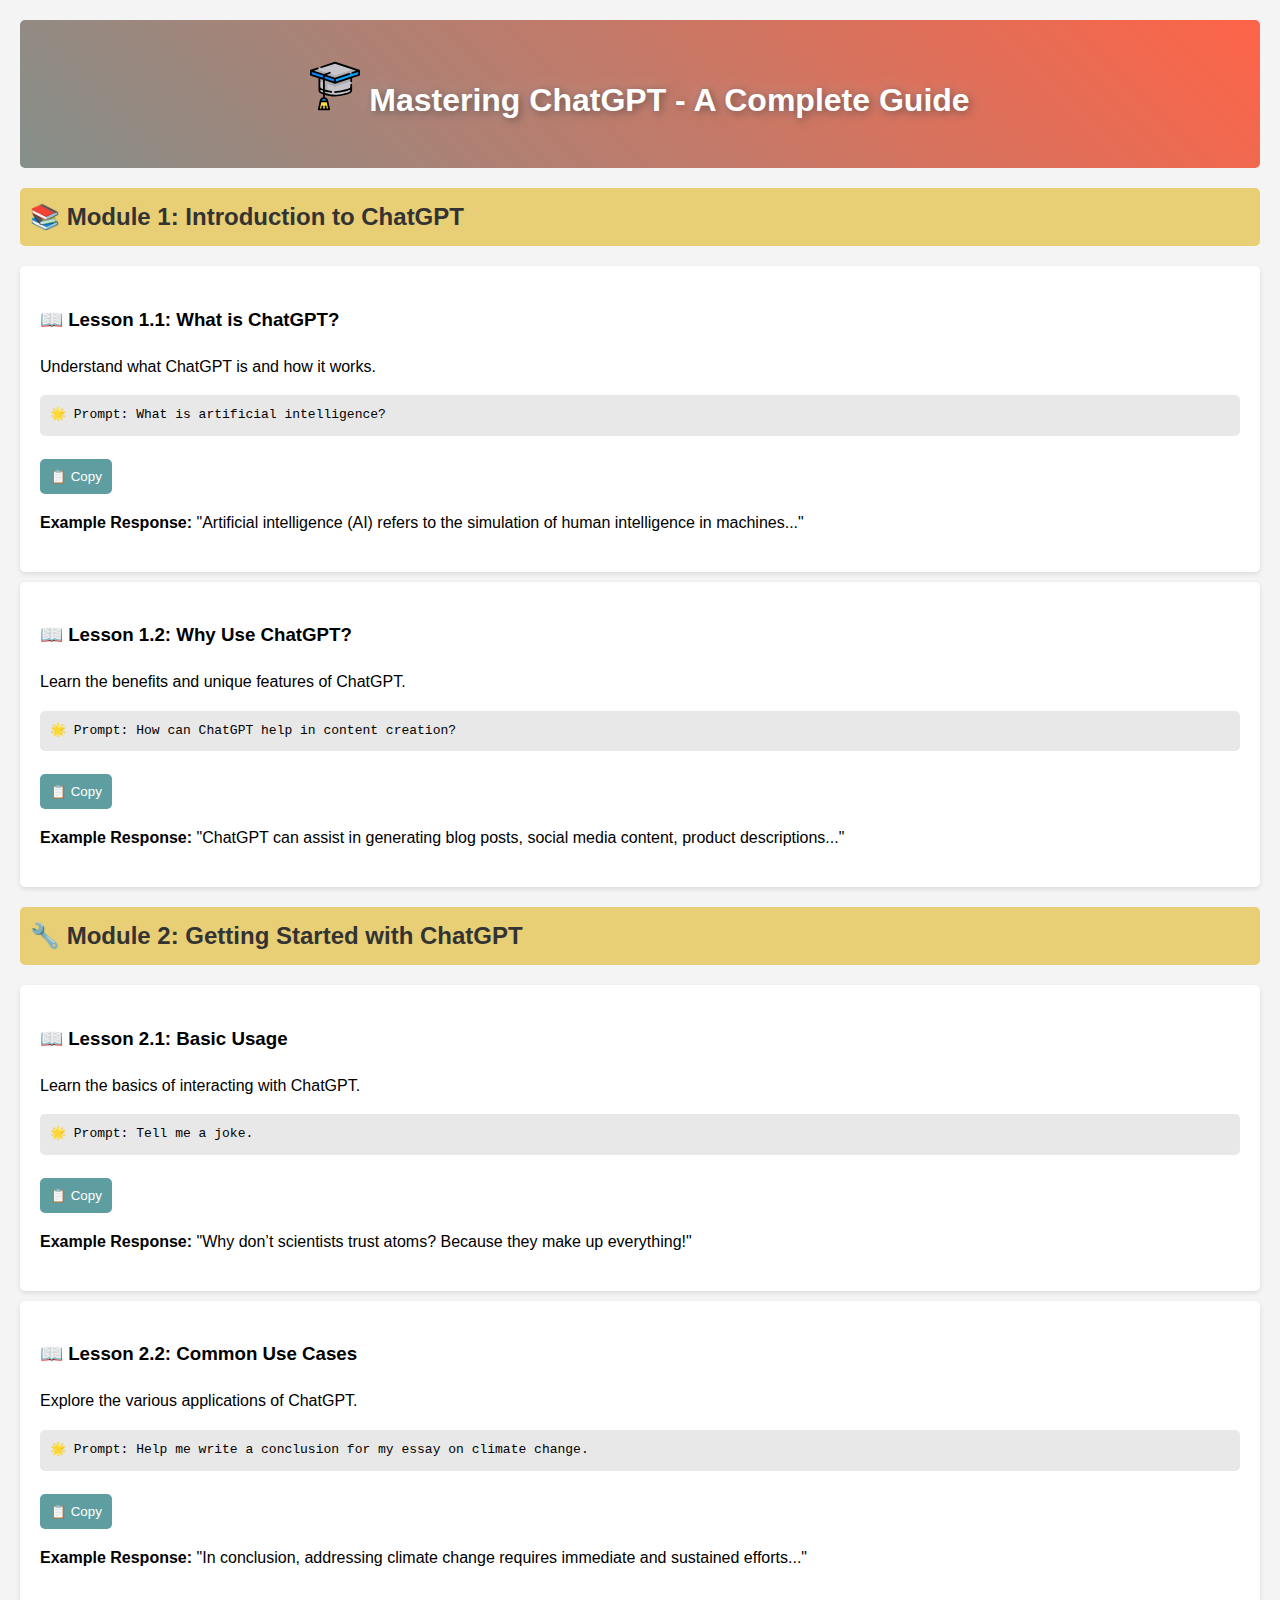
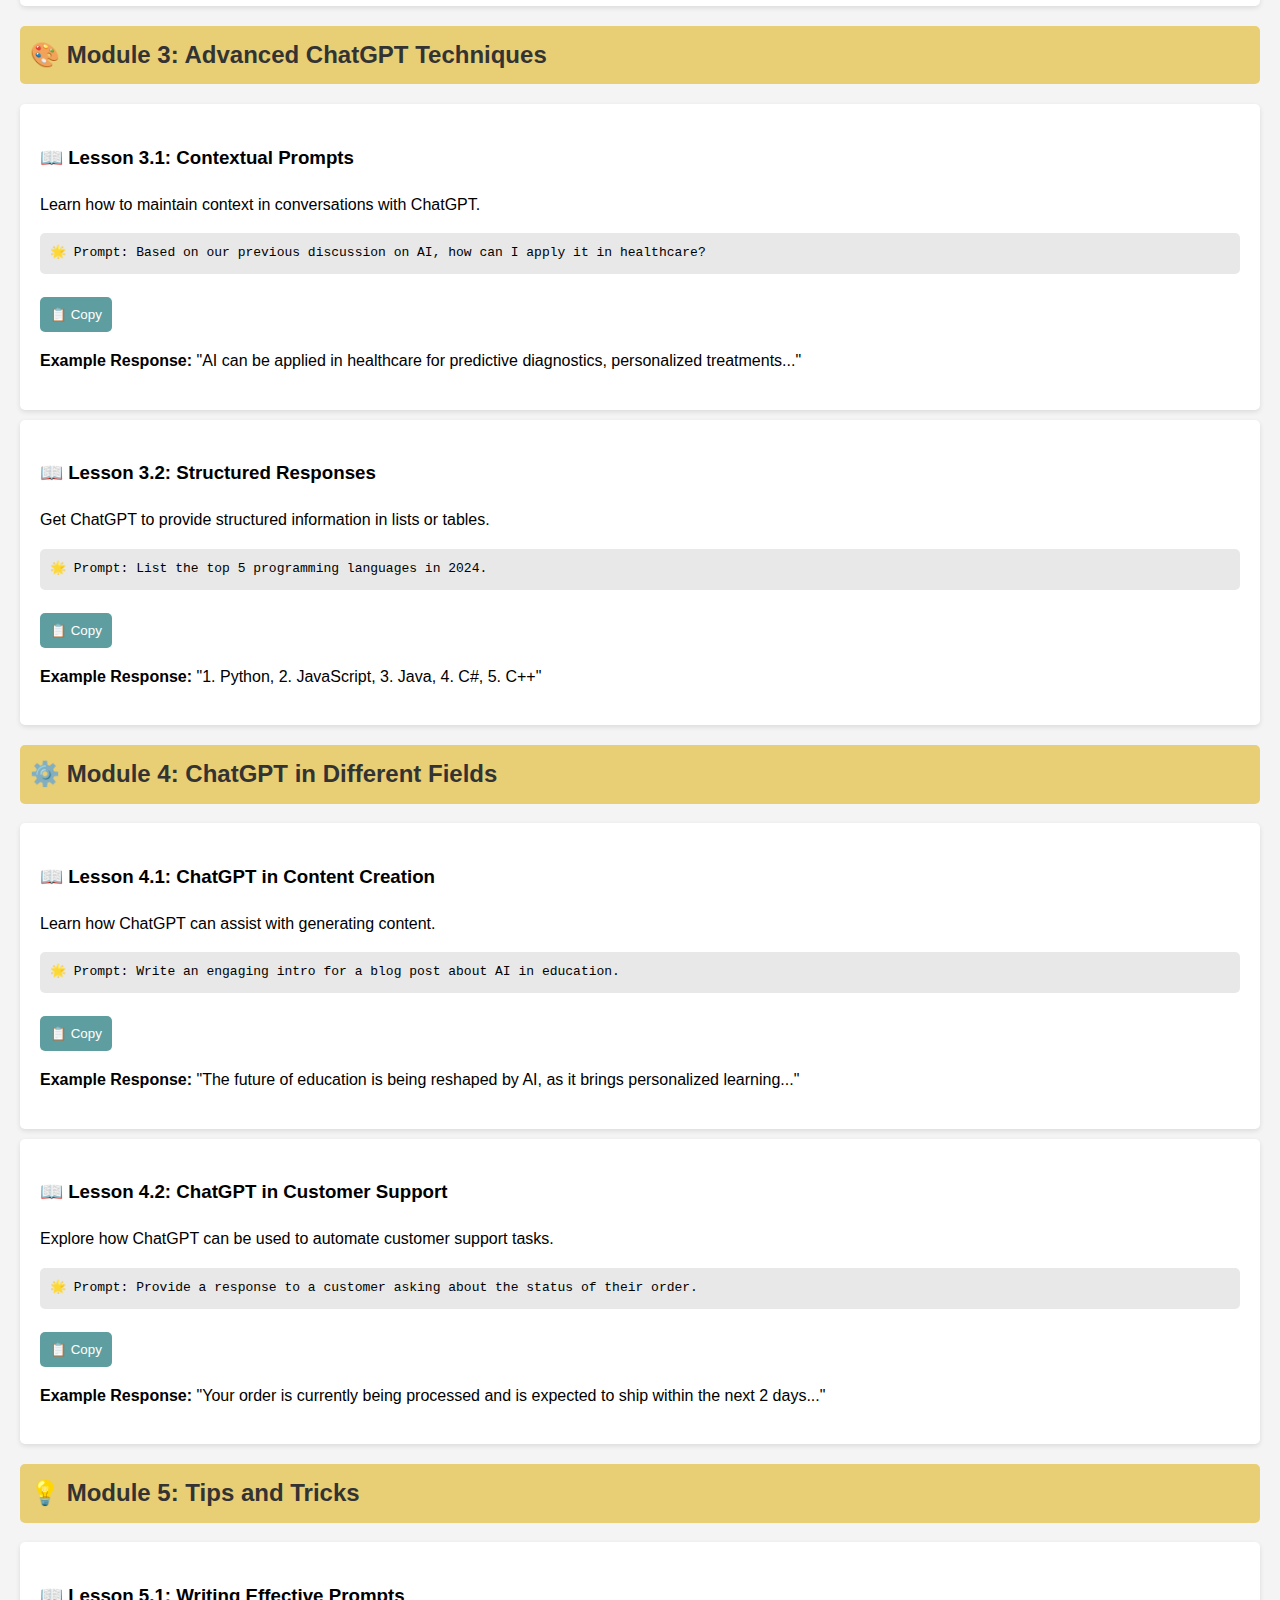
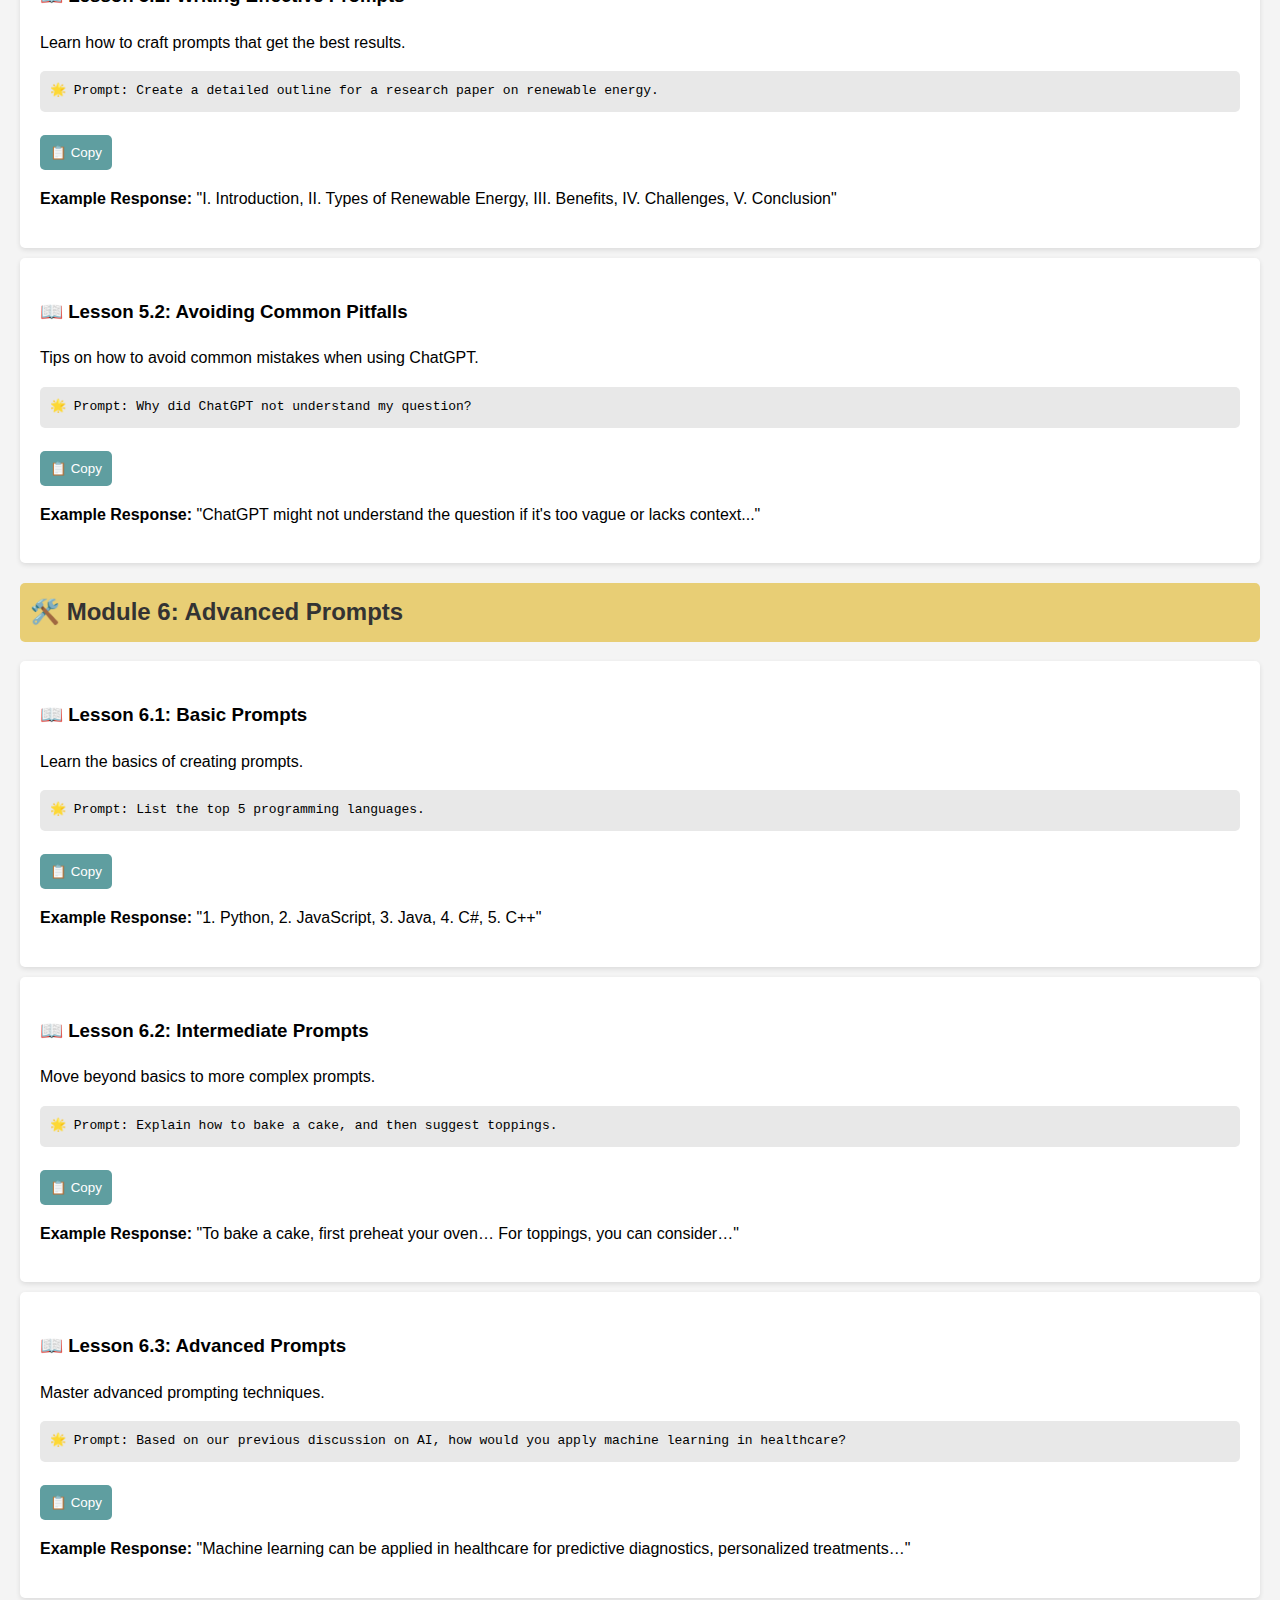
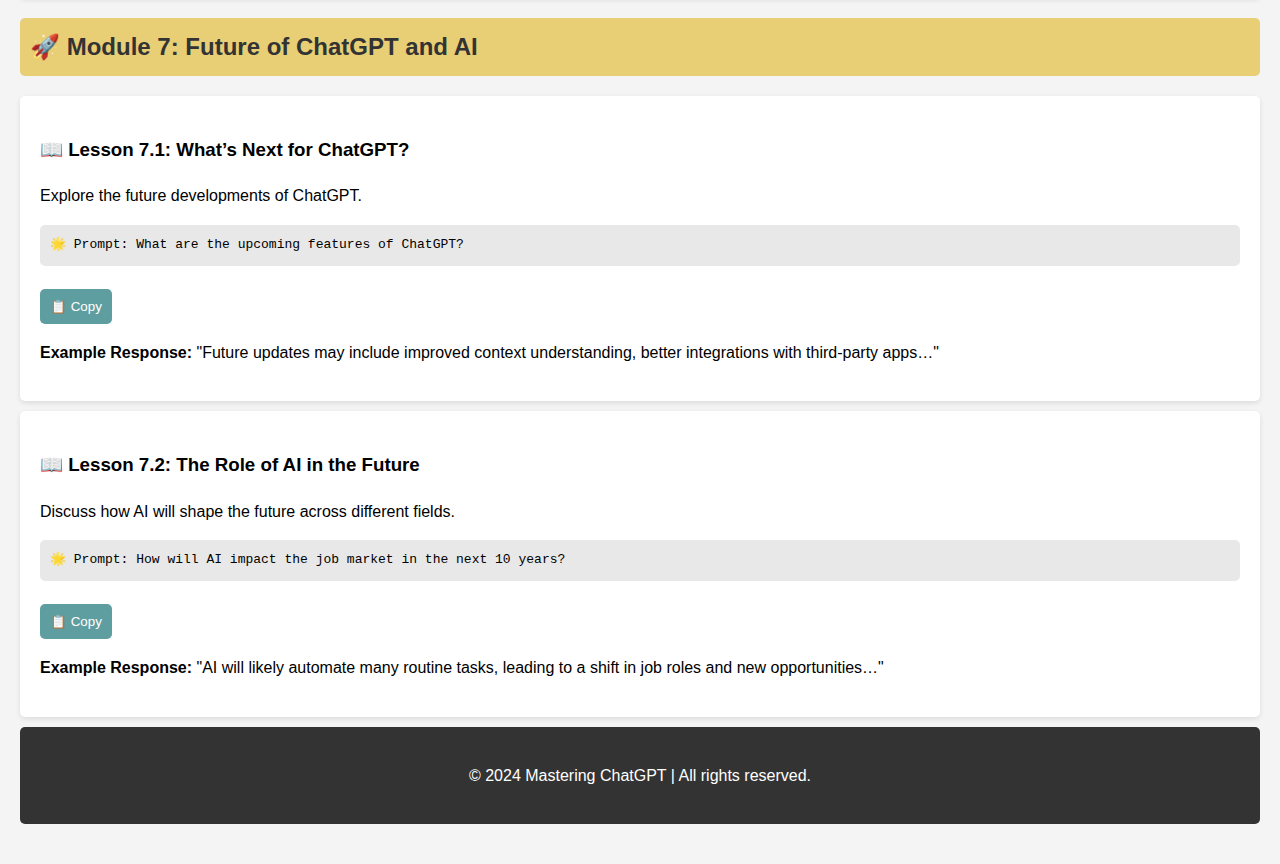
<file: CHAT-GPT/Index.html>
<!DOCTYPE html>
<html lang="en">
<head>
    <meta charset="UTF-8">
    <meta name="viewport" content="width=device-width, initial-scale=1.0">
    <title>🎓 Mastering ChatGPT - Complete Guide</title>
    <style>
  body {
    font-family: Arial, sans-serif;
    line-height: 1.6;
    background-color: #f4f4f4;
    margin: 0;
    padding: 20px;
}

header {
    background: linear-gradient(45deg, #5f9ea0, #ff6347, #1e90ff, #32cd32);
    background-size: 400% 400%;
    animation: gradientAnimation 10s ease infinite;
    color: #fff;
    padding: 20px;
    text-align: center;
    border-radius: 5px;
    text-shadow: 2px 2px 10px rgba(0, 0, 0, 0.5), 0 0 15px rgba(255, 255, 255, 0.37);
}

@keyframes gradientAnimation {
    0% {
        background-position: 0% 50%;
    }
    50% {
        background-position: 100% 50%;
    }
    100% {
        background-position: 0% 50%;
    }
}


section {
    margin: 20px 0;
}

h2 {
    color: #333;
    background-color: #e8ce75;
    padding: 10px;
    border-radius: 5px;
}

article {
    background: #fff;
    padding: 20px;
    margin: 10px 0;
    border-radius: 5px;
    box-shadow: 0 2px 5px rgba(0,0,0,0.1);
}

pre {
    background: #e8e8e8;
    padding: 10px;
    border-radius: 5px;
    overflow-x: auto;
}

button {
    background-color: #5f9ea0;
    color: #fff;
    padding: 10px;
    border: none;
    border-radius: 5px;
    cursor: pointer;
    margin-top: 10px;
}

button:hover {
    background-color: #468487;
}

footer {
    text-align: center;
    padding: 20px;
    background-color: #333;
    color: #fff;
    border-radius: 5px;
}

  </style>
</head>
<body>
    <header>
        <h1>
            <svg xmlns="http://www.w3.org/2000/svg" width="50" height="50" viewBox="0 0 512.002 512.002" style="enable-background:new 0 0 512.002 512.002" xml:space="preserve"><path style="fill:#c7c5cc" d="M421.941 168.244v127.931a30.661 30.661 0 0 1-20.099 28.797c-29.812 10.917-88.457 29.262-145.846 29.262-27.422 0-54.415-4.177-78.193-9.748a457.576 457.576 0 0 1-35.245-9.782 467.93 467.93 0 0 1-26.631-9.387c-11.828-4.59-19.651-15.938-19.651-28.626V170.289l159.72 52.833 165.945-54.878z"/><path style="fill:#c7c5cc" d="M256 17.358 9.254 98.973 256 180.588l246.746-81.615z"/><path style="fill:#adacb2" d="m502.746 98.968-246.749 81.625L9.259 98.968 57.745 82.93l198.252 65.586L454.26 82.93z"/><path style="fill:#0087ff" d="M502.746 98.968v42.54l-246.749 81.613L9.259 141.508v-42.54l246.738 81.625z"/><path style="fill:#00a5ff" d="M502.746 98.968v42.54l-246.749 81.613v-42.528z"/><path style="fill:#adacb2" d="M255.997 223.123 96.276 170.29v40.283l46.283 15.31v108.822a457.124 457.124 0 0 0 35.245 9.782V237.54l78.193 25.865 165.944-54.879v-40.283l-165.944 54.88z"/><path style="fill:#00a5ff" d="M107.933 414.266c0-19.465 15.78-35.245 35.245-35.245s35.245 15.78 35.245 35.245h-70.49z"/><path style="fill:#ffdf46" d="M195.615 494.641H90.74l17.193-80.375h70.49z"/><path d="M511.894 97.647c-.505-3.493-3.044-6.444-6.402-7.513L258.906 8.573a9.256 9.256 0 0 0-5.812 0L111.99 55.245a9.253 9.253 0 1 0 5.812 17.569L256 27.104l217.281 71.868-42.253 13.977c-4.851 1.605-7.484 6.839-5.879 11.69a9.256 9.256 0 0 0 8.783 6.35c.962 0 1.942-.152 2.907-.47l56.652-18.739v23.045l-228.24 75.494v-23.045l140.525-46.479c4.851-1.605 7.484-6.84 5.88-11.691-1.606-4.85-6.835-7.479-11.691-5.88L256 170.841l-85.92-28.419 36.219-13.512c4.788-1.787 7.221-7.116 5.435-11.903-1.787-4.791-7.118-7.223-11.903-5.437l-57.816 21.569L38.719 98.973l45.01-14.888c4.851-1.604 7.485-6.839 5.88-11.69-1.605-4.85-6.845-7.487-11.69-5.879L6.51 90.133C2.708 91.344 0 94.965 0 98.973v42.538a9.252 9.252 0 0 0 6.347 8.784l80.676 26.685v119.697c0 16.61 10.031 31.233 25.557 37.253a475.014 475.014 0 0 0 20.66 7.45v29.521c-19.417 4.449-34.022 21.629-34.531 42.257l-17.016 79.55a9.252 9.252 0 0 0 9.049 11.188h32.85l.02.001.026-.001h39.085l.026.001.02-.001h32.851a9.252 9.252 0 0 0 9.049-11.188l-17.016-79.55c-.52-21.111-15.805-38.617-35.903-42.553v-23.428c29.17 8.5 66.296 16.311 104.256 16.311 58.791 0 118.608-18.696 149.033-29.841 15.647-5.73 26.16-20.793 26.16-37.478v-54.972c0-5.111-4.142-9.254-9.254-9.254s-9.254 4.142-9.254 9.254v18.865c0 8.952-5.634 17.031-14.019 20.103-29.273 10.723-86.734 28.712-142.668 28.712-5.111 0-9.254 4.142-9.254 9.254s4.143 9.254 9.254 9.254c58.791 0 118.608-18.696 149.033-29.841a39.406 39.406 0 0 0 7.654-3.81v2.439c0 8.952-5.634 17.031-14.019 20.103-29.273 10.722-86.734 28.712-142.668 28.712-38.185 0-75.694-8.414-104.256-17.104v-16.783c19.16 5.591 41.28 10.731 64.797 13.699a9.46 9.46 0 0 0 1.17.073 9.255 9.255 0 0 0 1.147-18.435c-24.589-3.102-47.618-8.707-67.114-14.648v-93.399l101.35 33.523c.013.004.026.005.04.009.416.135.844.237 1.283.313.087.015.172.027.259.04.434.063.872.106 1.323.106s.89-.043 1.323-.106c.087-.013.173-.024.26-.04a9.27 9.27 0 0 0 1.283-.312c.014-.004.027-.005.041-.01l153.782-50.866v26.222c0 5.111 4.142 9.254 9.254 9.254s9.254-4.142 9.254-9.254v-32.344l74.458-24.628a9.253 9.253 0 0 0 6.347-8.784V98.973a10.148 10.148 0 0 0-.111-1.326zM170.943 485.389l-2.703-22.012c-.623-5.072-5.237-8.682-10.311-8.057-5.072.623-8.68 5.24-8.056 10.312l2.426 19.757h-18.243l2.426-19.757c.624-5.072-2.984-9.689-8.056-10.312-5.069-.615-9.688 2.985-10.312 8.057l-2.703 22.012h-13.229l13.235-61.869h55.524l13.235 61.869h-13.233zm-3.475-80.376h-48.58c3.737-9.777 13.216-16.739 24.29-16.739 11.073 0 20.553 6.961 24.29 16.739zM18.506 111.78l114.732 37.949v23.045l-114.732-37.95V111.78zm114.732 210.041a455.061 455.061 0 0 1-13.969-5.147c-8.347-3.236-13.74-11.085-13.74-19.996v-2.436a40.68 40.68 0 0 0 7.05 3.58c6.08 2.357 13.016 4.9 20.66 7.469v16.53zm0-36.1a459.92 459.92 0 0 1-13.969-5.157c-8.347-3.236-13.74-11.085-13.74-19.996V183.1l27.71 9.166-.001 93.455zm18.506-129.871 95.002 31.423v23.045l-95.002-31.423V155.85z"/></svg>
            Mastering ChatGPT - A Complete Guide
        </h1>
    </header>
    
    
    <section>
        <h2>📚 Module 1: Introduction to ChatGPT</h2>

        <article>
            <h3>📖 Lesson 1.1: What is ChatGPT?</h3>
            <p>Understand what ChatGPT is and how it works.</p>
            <pre><code>🌟 Prompt: What is artificial intelligence?</code></pre>
            <button onclick="copyText('What is artificial intelligence?', event)">📋 Copy</button>
            <p><strong>Example Response:</strong> "Artificial intelligence (AI) refers to the simulation of human intelligence in machines..."</p>
        </article>

        <article>
            <h3>📖 Lesson 1.2: Why Use ChatGPT?</h3>
            <p>Learn the benefits and unique features of ChatGPT.</p>
            <pre><code>🌟 Prompt: How can ChatGPT help in content creation?</code></pre>
            <button onclick="copyText('How can ChatGPT help in content creation?', event)">📋 Copy</button>
            <p><strong>Example Response:</strong> "ChatGPT can assist in generating blog posts, social media content, product descriptions..."</p>
        </article>
    </section>

    <section>
        <h2>🔧 Module 2: Getting Started with ChatGPT</h2>
        <article>
            <h3>📖 Lesson 2.1: Basic Usage</h3>
            <p>Learn the basics of interacting with ChatGPT.</p>
            <pre><code>🌟 Prompt: Tell me a joke.</code></pre>
            <button onclick="copyText('Tell me a joke.', event)">📋 Copy</button>
            <p><strong>Example Response:</strong> "Why don’t scientists trust atoms? Because they make up everything!"</p>
        </article>

        <article>
            <h3>📖 Lesson 2.2: Common Use Cases</h3>
            <p>Explore the various applications of ChatGPT.</p>
            <pre><code>🌟 Prompt: Help me write a conclusion for my essay on climate change.</code></pre>
            <button onclick="copyText('Help me write a conclusion for my essay on climate change.', event)">📋 Copy</button>
            <p><strong>Example Response:</strong> "In conclusion, addressing climate change requires immediate and sustained efforts..."</p>
        </article>
    </section>

    <section>
        <h2>🎨 Module 3: Advanced ChatGPT Techniques</h2>
        <article>
            <h3>📖 Lesson 3.1: Contextual Prompts</h3>
            <p>Learn how to maintain context in conversations with ChatGPT.</p>
            <pre><code>🌟 Prompt: Based on our previous discussion on AI, how can I apply it in healthcare?</code></pre>
            <button onclick="copyText('Based on our previous discussion on AI, how can I apply it in healthcare?', event)">📋 Copy</button>
            <p><strong>Example Response:</strong> "AI can be applied in healthcare for predictive diagnostics, personalized treatments..."</p>
        </article>

        <article>
            <h3>📖 Lesson 3.2: Structured Responses</h3>
            <p>Get ChatGPT to provide structured information in lists or tables.</p>
            <pre><code>🌟 Prompt: List the top 5 programming languages in 2024.</code></pre>
            <button onclick="copyText('List the top 5 programming languages in 2024.', event)">📋 Copy</button>
            <p><strong>Example Response:</strong> "1. Python, 2. JavaScript, 3. Java, 4. C#, 5. C++"</p>
        </article>
    </section>

    <section>
        <h2>⚙️ Module 4: ChatGPT in Different Fields</h2>
        <article>
            <h3>📖 Lesson 4.1: ChatGPT in Content Creation</h3>
            <p>Learn how ChatGPT can assist with generating content.</p>
            <pre><code>🌟 Prompt: Write an engaging intro for a blog post about AI in education.</code></pre>
            <button onclick="copyText('Write an engaging intro for a blog post about AI in education.', event)">📋 Copy</button>
            <p><strong>Example Response:</strong> "The future of education is being reshaped by AI, as it brings personalized learning..."</p>
        </article>

        <article>
            <h3>📖 Lesson 4.2: ChatGPT in Customer Support</h3>
            <p>Explore how ChatGPT can be used to automate customer support tasks.</p>
            <pre><code>🌟 Prompt: Provide a response to a customer asking about the status of their order.</code></pre>
            <button onclick="copyText('Provide a response to a customer asking about the status of their order.', event)">📋 Copy</button>
            <p><strong>Example Response:</strong> "Your order is currently being processed and is expected to ship within the next 2 days..."</p>
        </article>
    </section>

    <section>
        <h2>💡 Module 5: Tips and Tricks</h2>
        <article>
            <h3>📖 Lesson 5.1: Writing Effective Prompts</h3>
            <p>Learn how to craft prompts that get the best results.</p>
            <pre><code>🌟 Prompt: Create a detailed outline for a research paper on renewable energy.</code></pre>
            <button onclick="copyText('Create a detailed outline for a research paper on renewable energy.', event)">📋 Copy</button>
            <p><strong>Example Response:</strong> "I. Introduction, II. Types of Renewable Energy, III. Benefits, IV. Challenges, V. Conclusion"</p>
        </article>

        <article>
            <h3>📖 Lesson 5.2: Avoiding Common Pitfalls</h3>
            <p>Tips on how to avoid common mistakes when using ChatGPT.</p>
            <pre><code>🌟 Prompt: Why did ChatGPT not understand my question?</code></pre>
            <button onclick="copyText('Why did ChatGPT not understand my question?', event)">📋 Copy</button>
            <p><strong>Example Response:</strong> "ChatGPT might not understand the question if it's too vague or lacks context..."</p>
        </article>
    </section>

    <section>
        <h2>🛠️ Module 6: Advanced Prompts</h2>
        <article>
            <h3>📖 Lesson 6.1: Basic Prompts</h3>
            <p>Learn the basics of creating prompts.</p>
            <pre><code>🌟 Prompt: List the top 5 programming languages.</code></pre>
            <button onclick="copyText('List the top 5 programming languages.', event)">📋 Copy</button>
            <p><strong>Example Response:</strong> "1. Python, 2. JavaScript, 3. Java, 4. C#, 5. C++"</p>
        </article>

        <article>
            <h3>📖 Lesson 6.2: Intermediate Prompts</h3>
            <p>Move beyond basics to more complex prompts.</p>
            <pre><code>🌟 Prompt: Explain how to bake a cake, and then suggest toppings.</code></pre>
            <button onclick="copyText('Explain how to bake a cake, and then suggest toppings.', event)">📋 Copy</button>
            <p><strong>Example Response:</strong> "To bake a cake, first preheat your oven… For toppings, you can consider…"</p>
        </article>

        <article>
            <h3>📖 Lesson 6.3: Advanced Prompts</h3>
            <p>Master advanced prompting techniques.</p>
            <pre><code>🌟 Prompt: Based on our previous discussion on AI, how would you apply machine learning in healthcare?</code></pre>
            <button onclick="copyText('Based on our previous discussion on AI, how would you apply machine learning in healthcare?', event)">📋 Copy</button>
            <p><strong>Example Response:</strong> "Machine learning can be applied in healthcare for predictive diagnostics, personalized treatments…"</p>
        </article>
    </section>

    <section>
        <h2>🚀 Module 7: Future of ChatGPT and AI</h2>
        <article>
            <h3>📖 Lesson 7.1: What’s Next for ChatGPT?</h3>
            <p>Explore the future developments of ChatGPT.</p>
            <pre><code>🌟 Prompt: What are the upcoming features of ChatGPT?</code></pre>
            <button onclick="copyText('What are the upcoming features of ChatGPT?', event)">📋 Copy</button>
            <p><strong>Example Response:</strong> "Future updates may include improved context understanding, better integrations with third-party apps…"</p>
        </article>

        <article>
    <h3>📖 Lesson 7.2: The Role of AI in the Future</h3>
    <p>Discuss how AI will shape the future across different fields.</p>
    <pre><code>🌟 Prompt: How will AI impact the job market in the next 10 years?</code></pre>
    <button onclick="copyText('How will AI impact the job market in the next 10 years?', event)">📋 Copy</button>
    <p><strong>Example Response:</strong> "AI will likely automate many routine tasks, leading to a shift in job roles and new opportunities…"</p>
</article>

<footer>
    <p>&copy; 2024 Mastering ChatGPT | All rights reserved.</p>
</footer>

<script>
function copyText(text, event) {
    navigator.clipboard.writeText(text).then(function() {
        var button = event.target;  // Clicked button ko get karo
        button.innerText = 'Copied!';  // Button ka text "Copied!" me badlo
        setTimeout(function() {
            button.innerText = '📋 Copy';  // 1 second baad wapas "📋 Copy" text dikhao
        }, 1000);
    }, function(err) {
        console.error('Text copy nahi ho paya: ', err);
    });
}
</script>

</body>
</html>
</file>
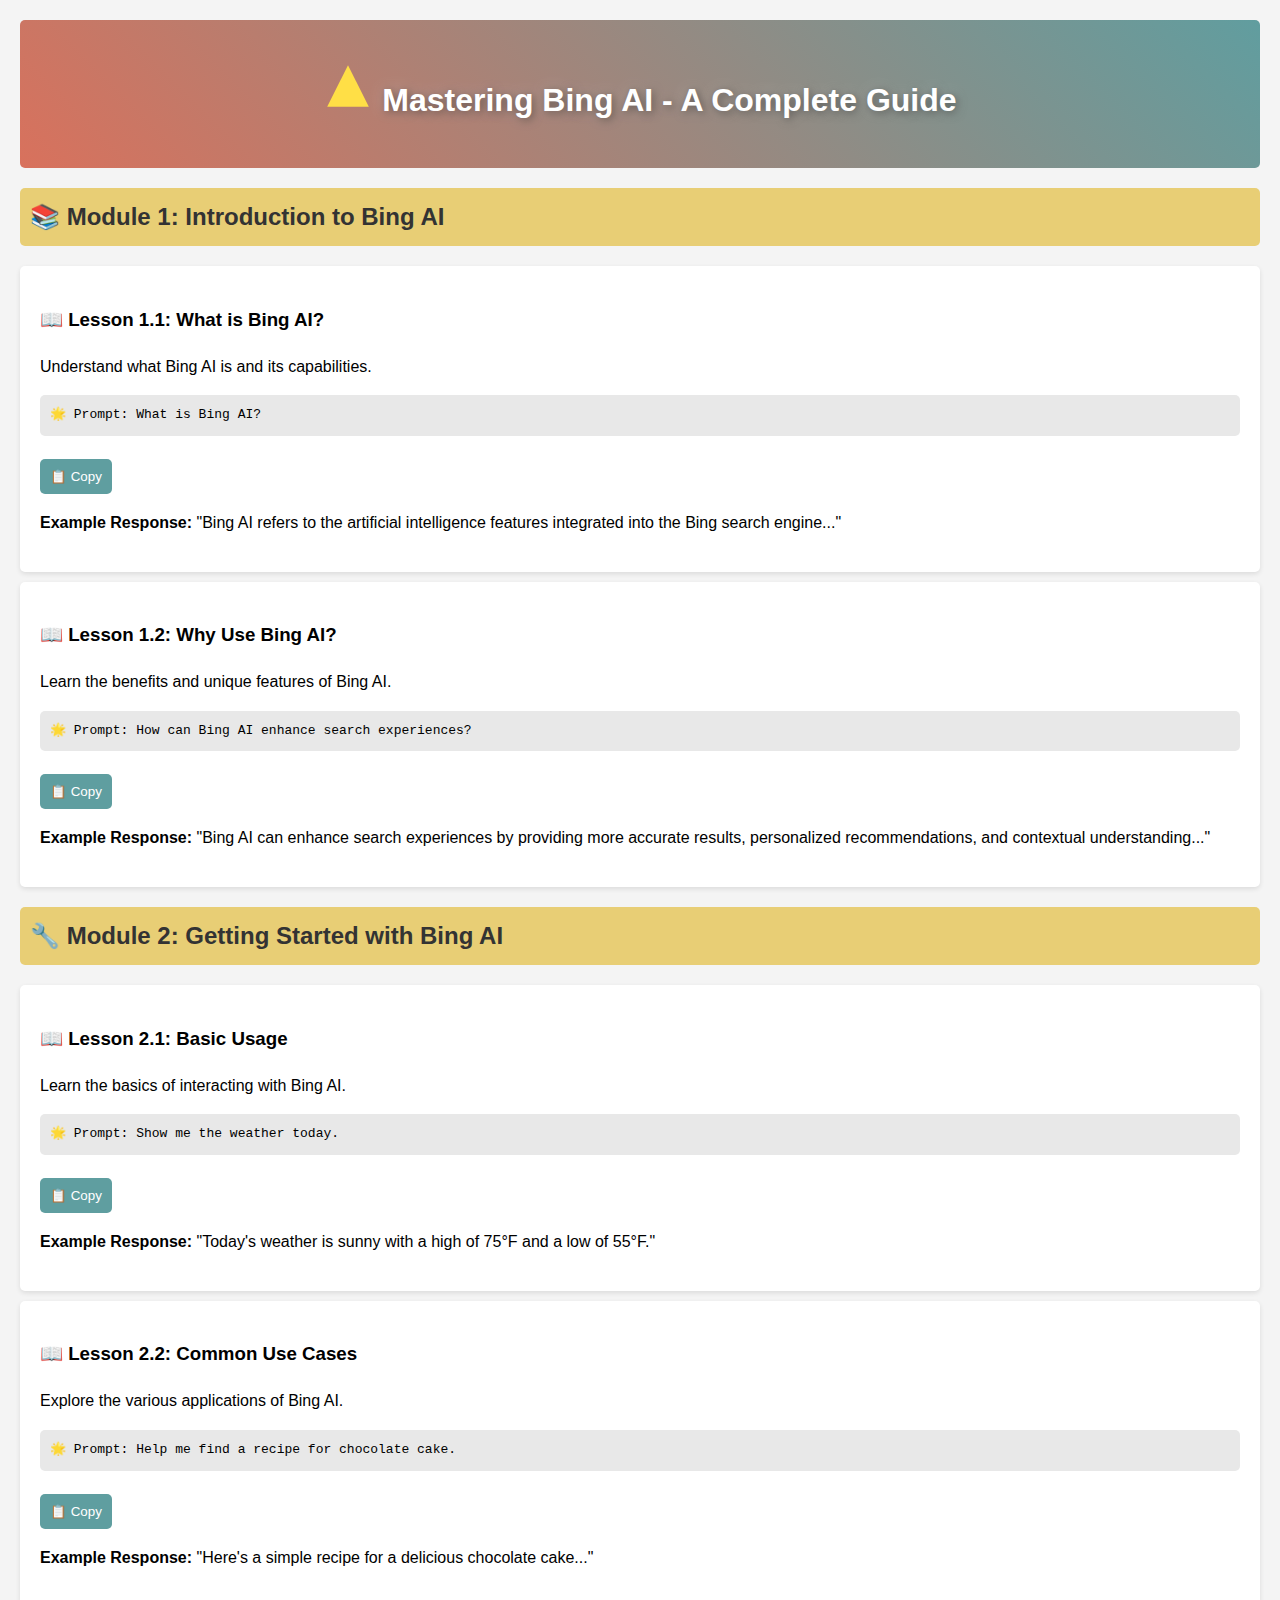
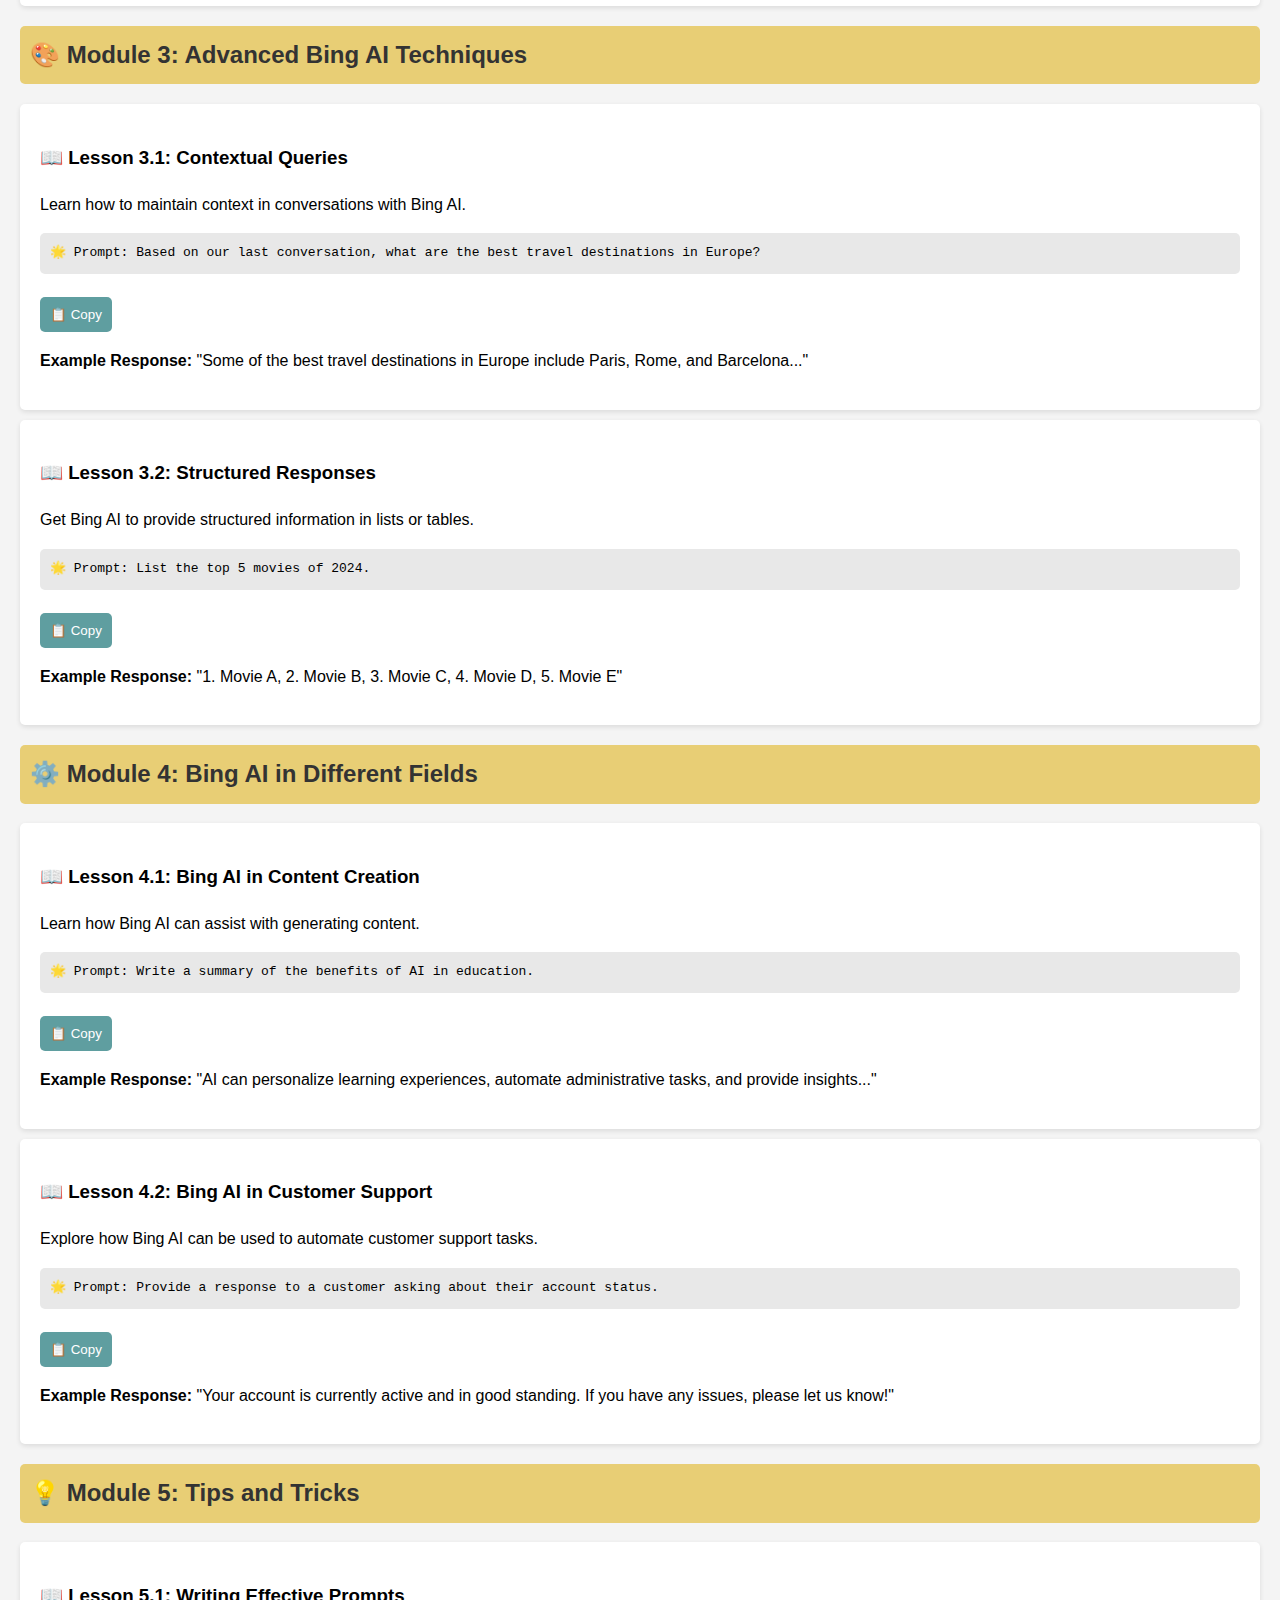
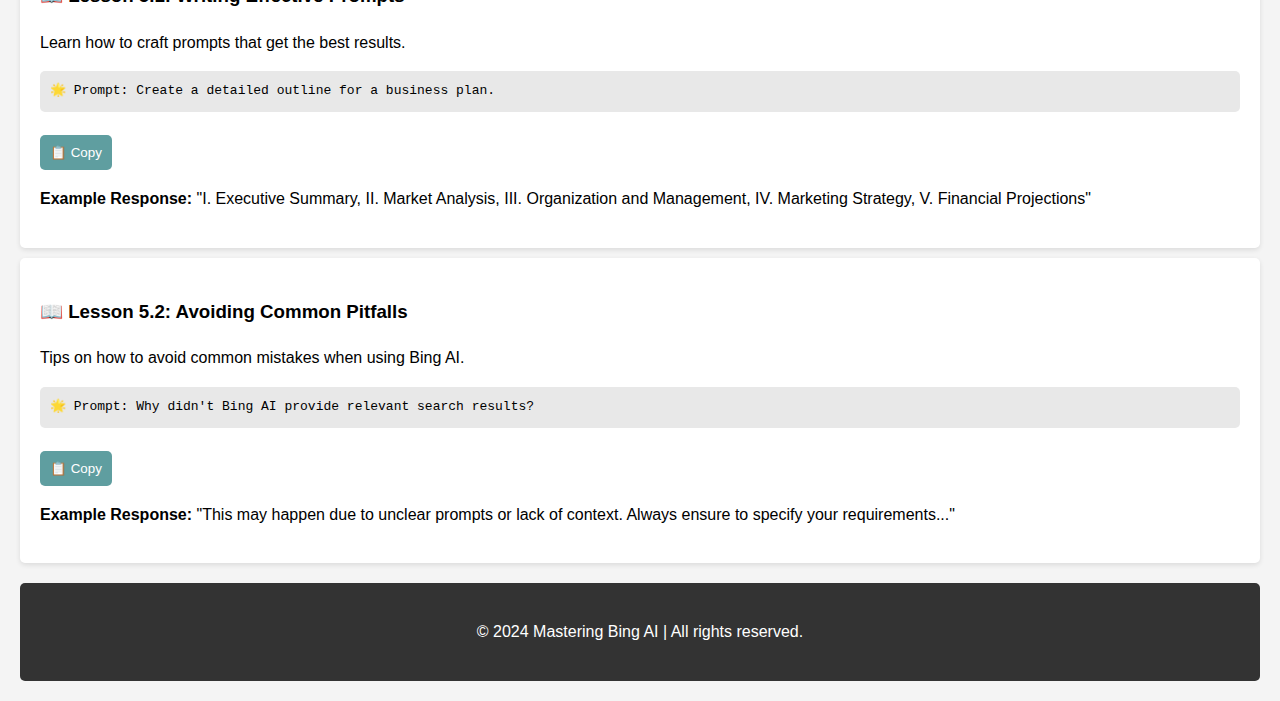
<file: CHAT-GPT/BingAI.html>
<!DOCTYPE html>
<html lang="en">
<head>
    <meta charset="UTF-8">
    <meta name="viewport" content="width=device-width, initial-scale=1.0">
    <title>🎓 Mastering Bing AI - Complete Guide</title>
    <style>
        body {
            font-family: Arial, sans-serif;
            line-height: 1.6;
            background-color: #f4f4f4;
            margin: 0;
            padding: 20px;
        }

        header {
            background: linear-gradient(45deg, #ff6347, #5f9ea0, #32cd32, #1e90ff);
            background-size: 400% 400%;
            animation: gradientAnimation 10s ease infinite;
            color: #fff;
            padding: 20px;
            text-align: center;
            border-radius: 5px;
            text-shadow: 2px 2px 10px rgba(0, 0, 0, 0.5), 0 0 15px rgba(255, 255, 255, 0.37);
        }

        @keyframes gradientAnimation {
            0% { background-position: 0% 50%; }
            50% { background-position: 100% 50%; }
            100% { background-position: 0% 50%; }
        }

        section {
            margin: 20px 0;
        }

        h2 {
            color: #333;
            background-color: #e8ce75;
            padding: 10px;
            border-radius: 5px;
        }

        article {
            background: #fff;
            padding: 20px;
            margin: 10px 0;
            border-radius: 5px;
            box-shadow: 0 2px 5px rgba(0,0,0,0.1);
        }

        pre {
            background: #e8e8e8;
            padding: 10px;
            border-radius: 5px;
            overflow-x: auto;
        }

        button {
            background-color: #5f9ea0;
            color: #fff;
            padding: 10px;
            border: none;
            border-radius: 5px;
            cursor: pointer;
            margin-top: 10px;
        }

        button:hover {
            background-color: #468487;
        }

        footer {
            text-align: center;
            padding: 20px;
            background-color: #333;
            color: #fff;
            border-radius: 5px;
        }
    </style>
</head>
<body>
    <header>
        <h1>
            <svg xmlns="http://www.w3.org/2000/svg" width="50" height="50" viewBox="0 0 24 24"><path d="M12 2L2 22h20L12 2z" fill="#ffdf46"/></svg>
            Mastering Bing AI - A Complete Guide
        </h1>
    </header>
    
    <section>
        <h2>📚 Module 1: Introduction to Bing AI</h2>

        <article>
            <h3>📖 Lesson 1.1: What is Bing AI?</h3>
            <p>Understand what Bing AI is and its capabilities.</p>
            <pre><code>🌟 Prompt: What is Bing AI?</code></pre>
            <button onclick="copyText('What is Bing AI?', event)">📋 Copy</button>
            <p><strong>Example Response:</strong> "Bing AI refers to the artificial intelligence features integrated into the Bing search engine..."</p>
        </article>

        <article>
            <h3>📖 Lesson 1.2: Why Use Bing AI?</h3>
            <p>Learn the benefits and unique features of Bing AI.</p>
            <pre><code>🌟 Prompt: How can Bing AI enhance search experiences?</code></pre>
            <button onclick="copyText('How can Bing AI enhance search experiences?', event)">📋 Copy</button>
            <p><strong>Example Response:</strong> "Bing AI can enhance search experiences by providing more accurate results, personalized recommendations, and contextual understanding..."</p>
        </article>
    </section>

    <section>
        <h2>🔧 Module 2: Getting Started with Bing AI</h2>
        <article>
            <h3>📖 Lesson 2.1: Basic Usage</h3>
            <p>Learn the basics of interacting with Bing AI.</p>
            <pre><code>🌟 Prompt: Show me the weather today.</code></pre>
            <button onclick="copyText('Show me the weather today.', event)">📋 Copy</button>
            <p><strong>Example Response:</strong> "Today's weather is sunny with a high of 75°F and a low of 55°F."</p>
        </article>

        <article>
            <h3>📖 Lesson 2.2: Common Use Cases</h3>
            <p>Explore the various applications of Bing AI.</p>
            <pre><code>🌟 Prompt: Help me find a recipe for chocolate cake.</code></pre>
            <button onclick="copyText('Help me find a recipe for chocolate cake.', event)">📋 Copy</button>
            <p><strong>Example Response:</strong> "Here's a simple recipe for a delicious chocolate cake..."</p>
        </article>
    </section>

    <section>
        <h2>🎨 Module 3: Advanced Bing AI Techniques</h2>
        <article>
            <h3>📖 Lesson 3.1: Contextual Queries</h3>
            <p>Learn how to maintain context in conversations with Bing AI.</p>
            <pre><code>🌟 Prompt: Based on our last conversation, what are the best travel destinations in Europe?</code></pre>
            <button onclick="copyText('Based on our last conversation, what are the best travel destinations in Europe?', event)">📋 Copy</button>
            <p><strong>Example Response:</strong> "Some of the best travel destinations in Europe include Paris, Rome, and Barcelona..."</p>
        </article>

        <article>
            <h3>📖 Lesson 3.2: Structured Responses</h3>
            <p>Get Bing AI to provide structured information in lists or tables.</p>
            <pre><code>🌟 Prompt: List the top 5 movies of 2024.</code></pre>
            <button onclick="copyText('List the top 5 movies of 2024.', event)">📋 Copy</button>
            <p><strong>Example Response:</strong> "1. Movie A, 2. Movie B, 3. Movie C, 4. Movie D, 5. Movie E"</p>
        </article>
    </section>

    <section>
        <h2>⚙️ Module 4: Bing AI in Different Fields</h2>
        <article>
            <h3>📖 Lesson 4.1: Bing AI in Content Creation</h3>
            <p>Learn how Bing AI can assist with generating content.</p>
            <pre><code>🌟 Prompt: Write a summary of the benefits of AI in education.</code></pre>
            <button onclick="copyText('Write a summary of the benefits of AI in education.', event)">📋 Copy</button>
            <p><strong>Example Response:</strong> "AI can personalize learning experiences, automate administrative tasks, and provide insights..."</p>
        </article>

        <article>
            <h3>📖 Lesson 4.2: Bing AI in Customer Support</h3>
            <p>Explore how Bing AI can be used to automate customer support tasks.</p>
            <pre><code>🌟 Prompt: Provide a response to a customer asking about their account status.</code></pre>
            <button onclick="copyText('Provide a response to a customer asking about their account status.', event)">📋 Copy</button>
            <p><strong>Example Response:</strong> "Your account is currently active and in good standing. If you have any issues, please let us know!"</p>
        </article>
    </section>

    <section>
        <h2>💡 Module 5: Tips and Tricks</h2>
        <article>
            <h3>📖 Lesson 5.1: Writing Effective Prompts</h3>
            <p>Learn how to craft prompts that get the best results.</p>
            <pre><code>🌟 Prompt: Create a detailed outline for a business plan.</code></pre>
            <button onclick="copyText('Create a detailed outline for a business plan.', event)">📋 Copy</button>
            <p><strong>Example Response:</strong> "I. Executive Summary, II. Market Analysis, III. Organization and Management, IV. Marketing Strategy, V. Financial Projections"</p>
        </article>

        <article>
            <h3>📖 Lesson 5.2: Avoiding Common Pitfalls</h3>
            <p>Tips on how to avoid common mistakes when using Bing AI.</p>
            <pre><code>🌟 Prompt: Why didn't Bing AI provide relevant search results?</code></pre>
            <button onclick="copyText('Why didn\'t Bing AI provide relevant search results?', event)">📋 Copy</button>
            <p><strong>Example Response:</strong> "This may happen due to unclear prompts or lack of context. Always ensure to specify your requirements..."</p>
        </article>
    </section>

    <footer>
        <p>© 2024 Mastering Bing AI | All rights reserved.</p>
    </footer>

    <script>
        function copyText(text, event) {
            navigator.clipboard.writeText(text).then(function() {
                var button = event.target;  // Clicked button ko get karo
                button.innerText = 'Copied!';  // Button ka text "Copied!" me badlo
                setTimeout(function() {
                    button.innerText = '📋 Copy';  // 1 second baad wapas "📋 Copy" text dikhao
                }, 1000);
            }, function(err) {
                console.error('Text copy nahi ho paya: ', err);
            });
        }
        </script>
</body>
</html>
</file>
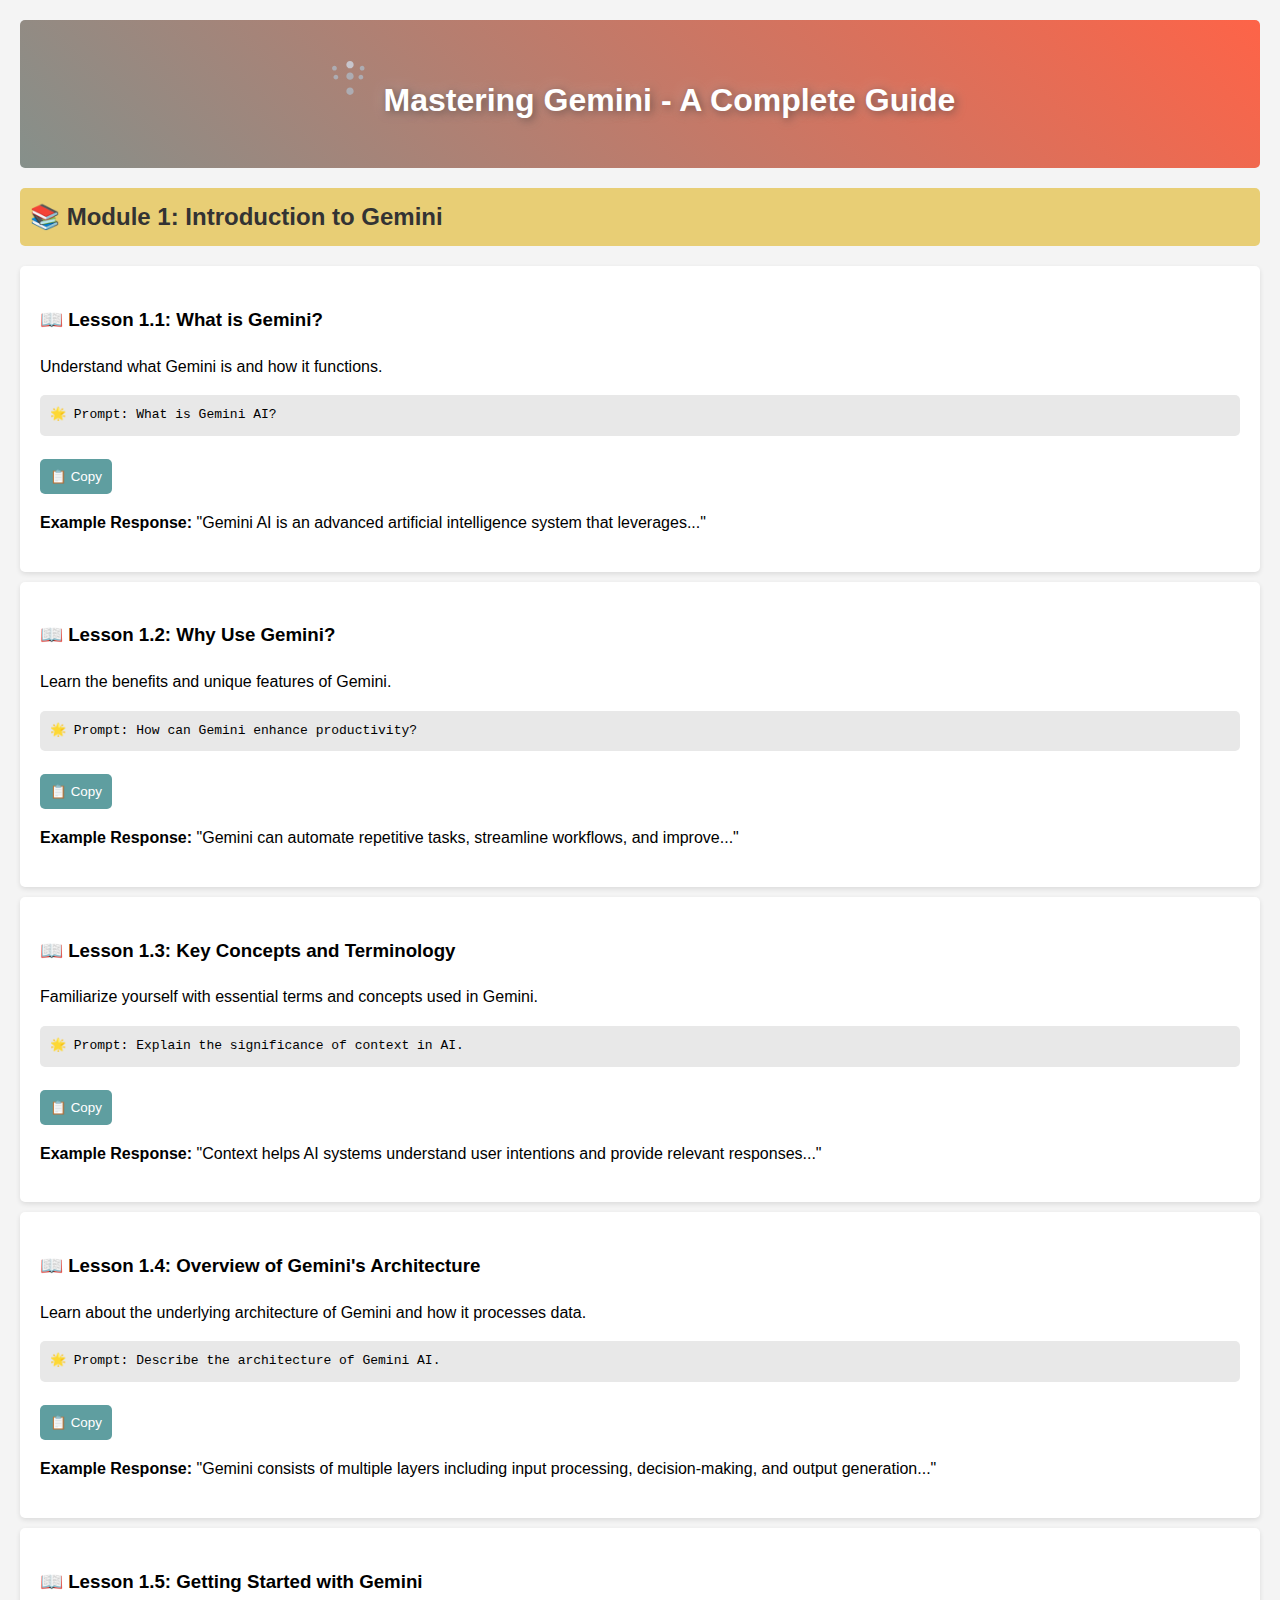
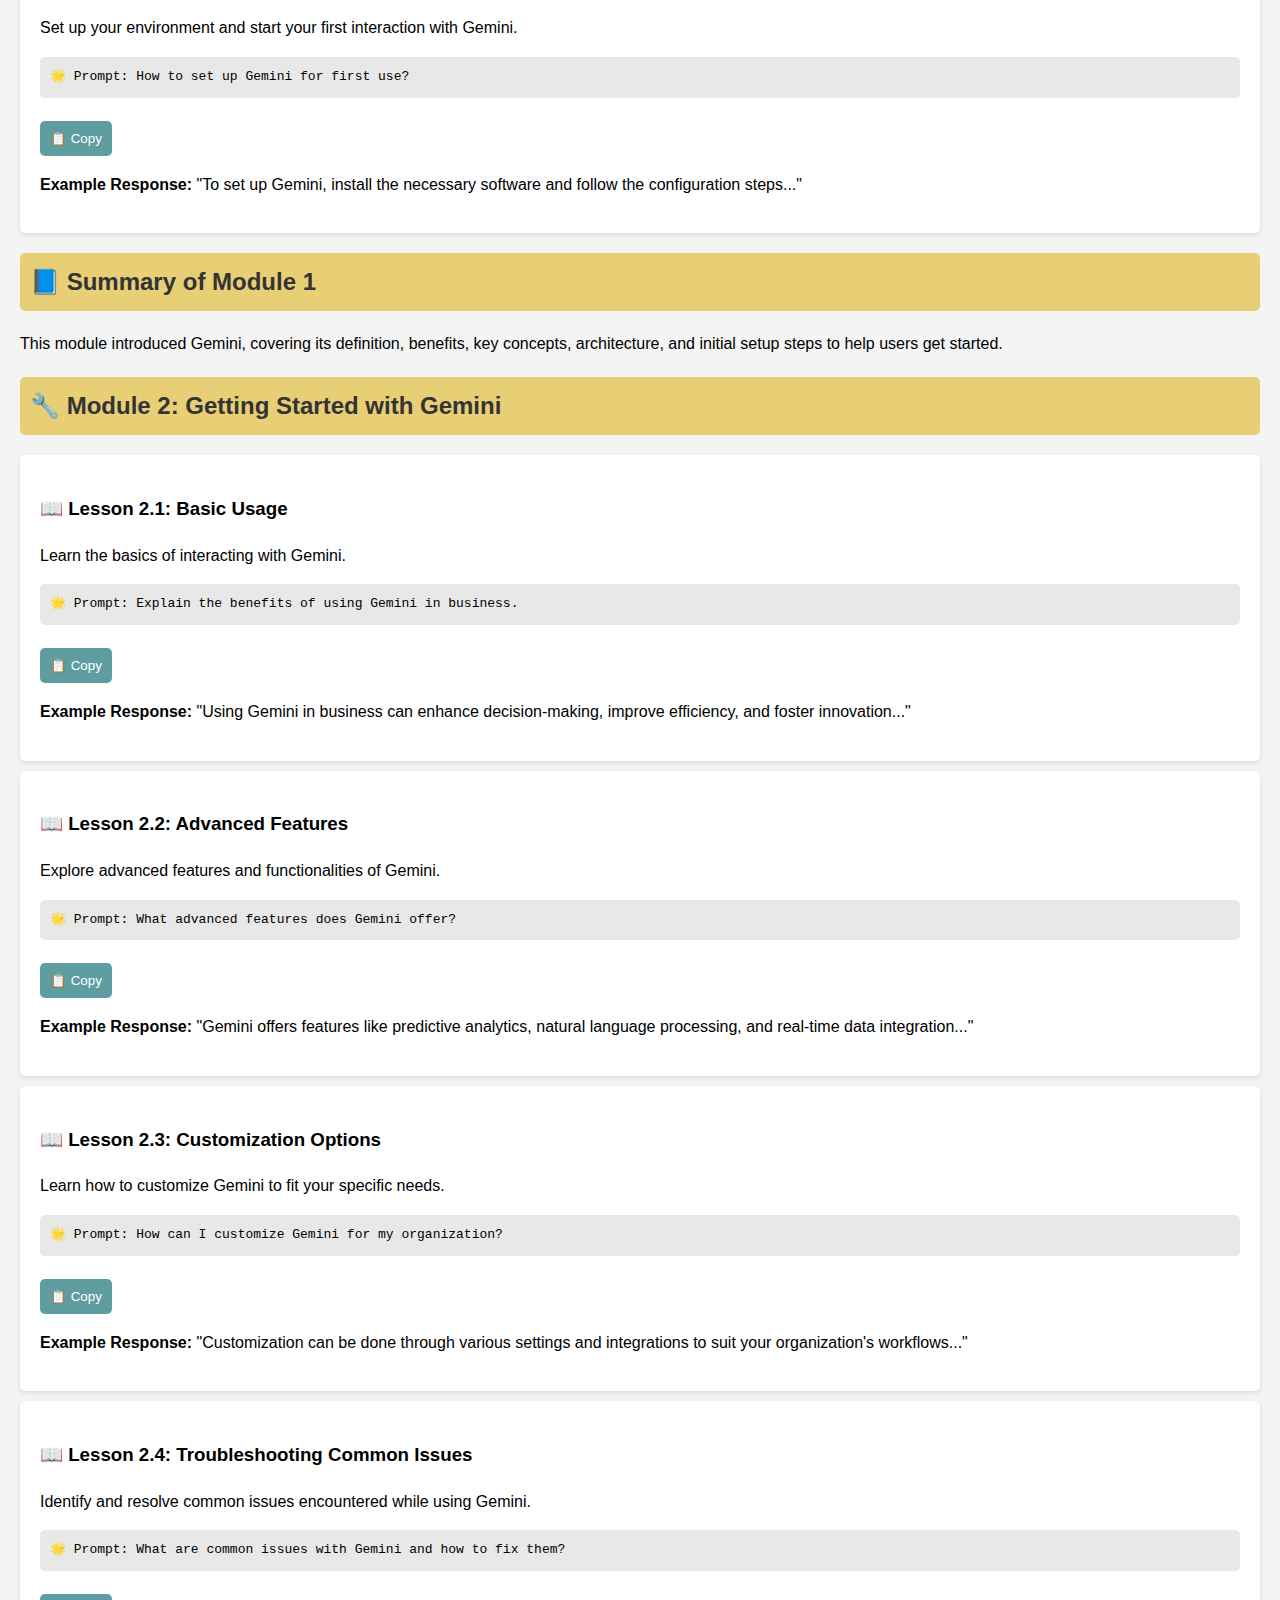
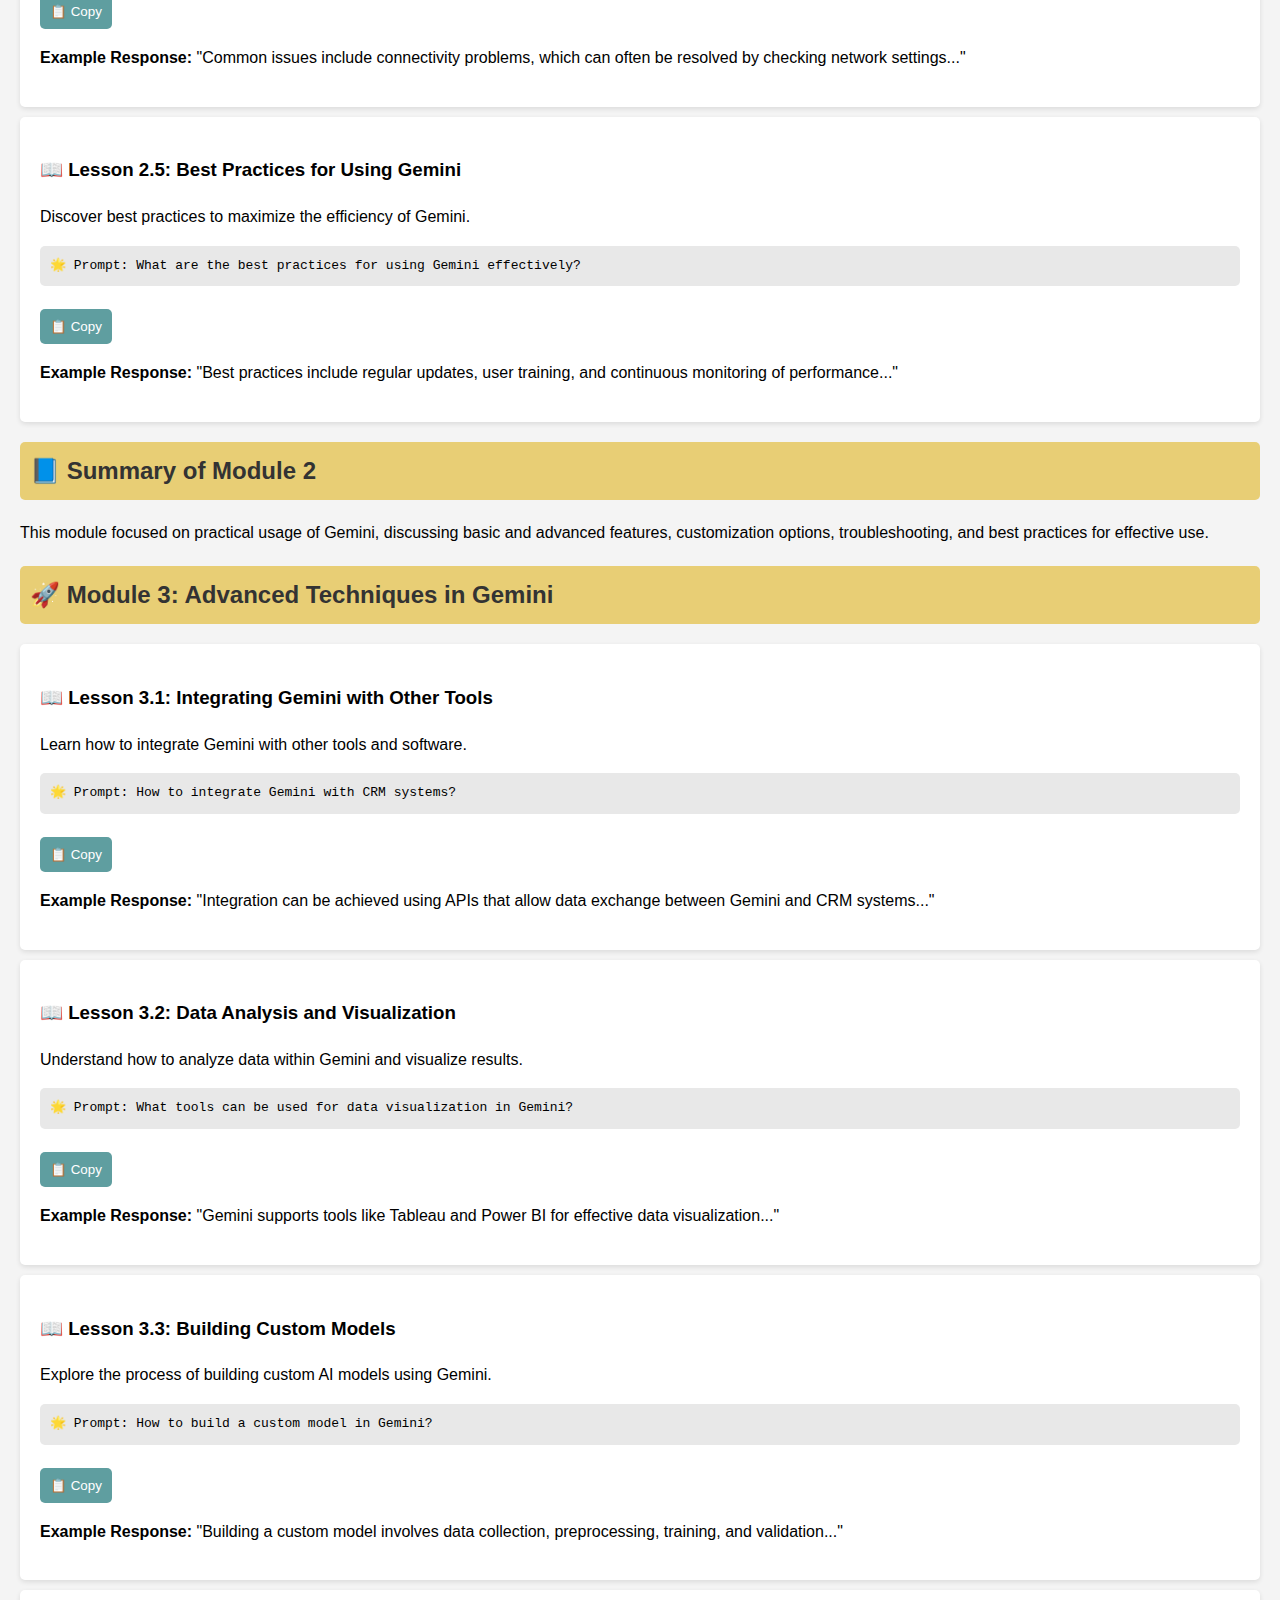
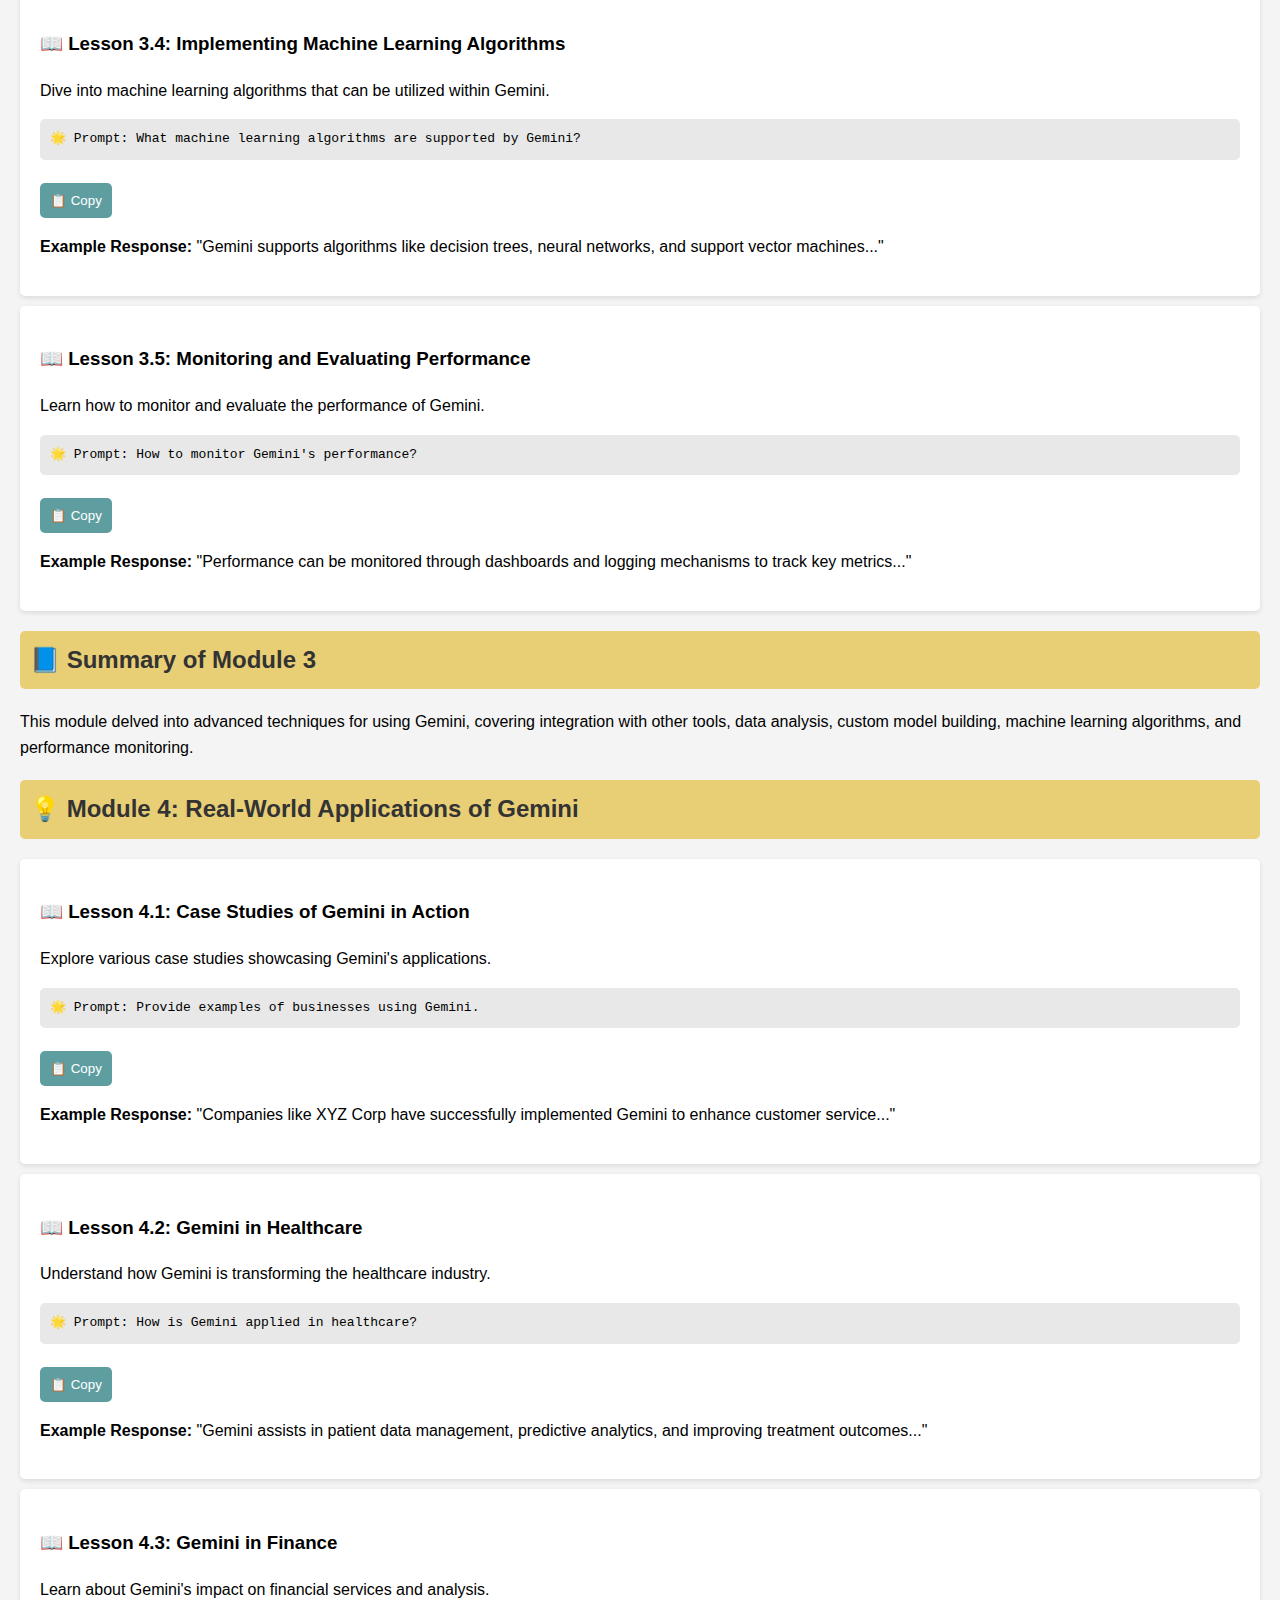
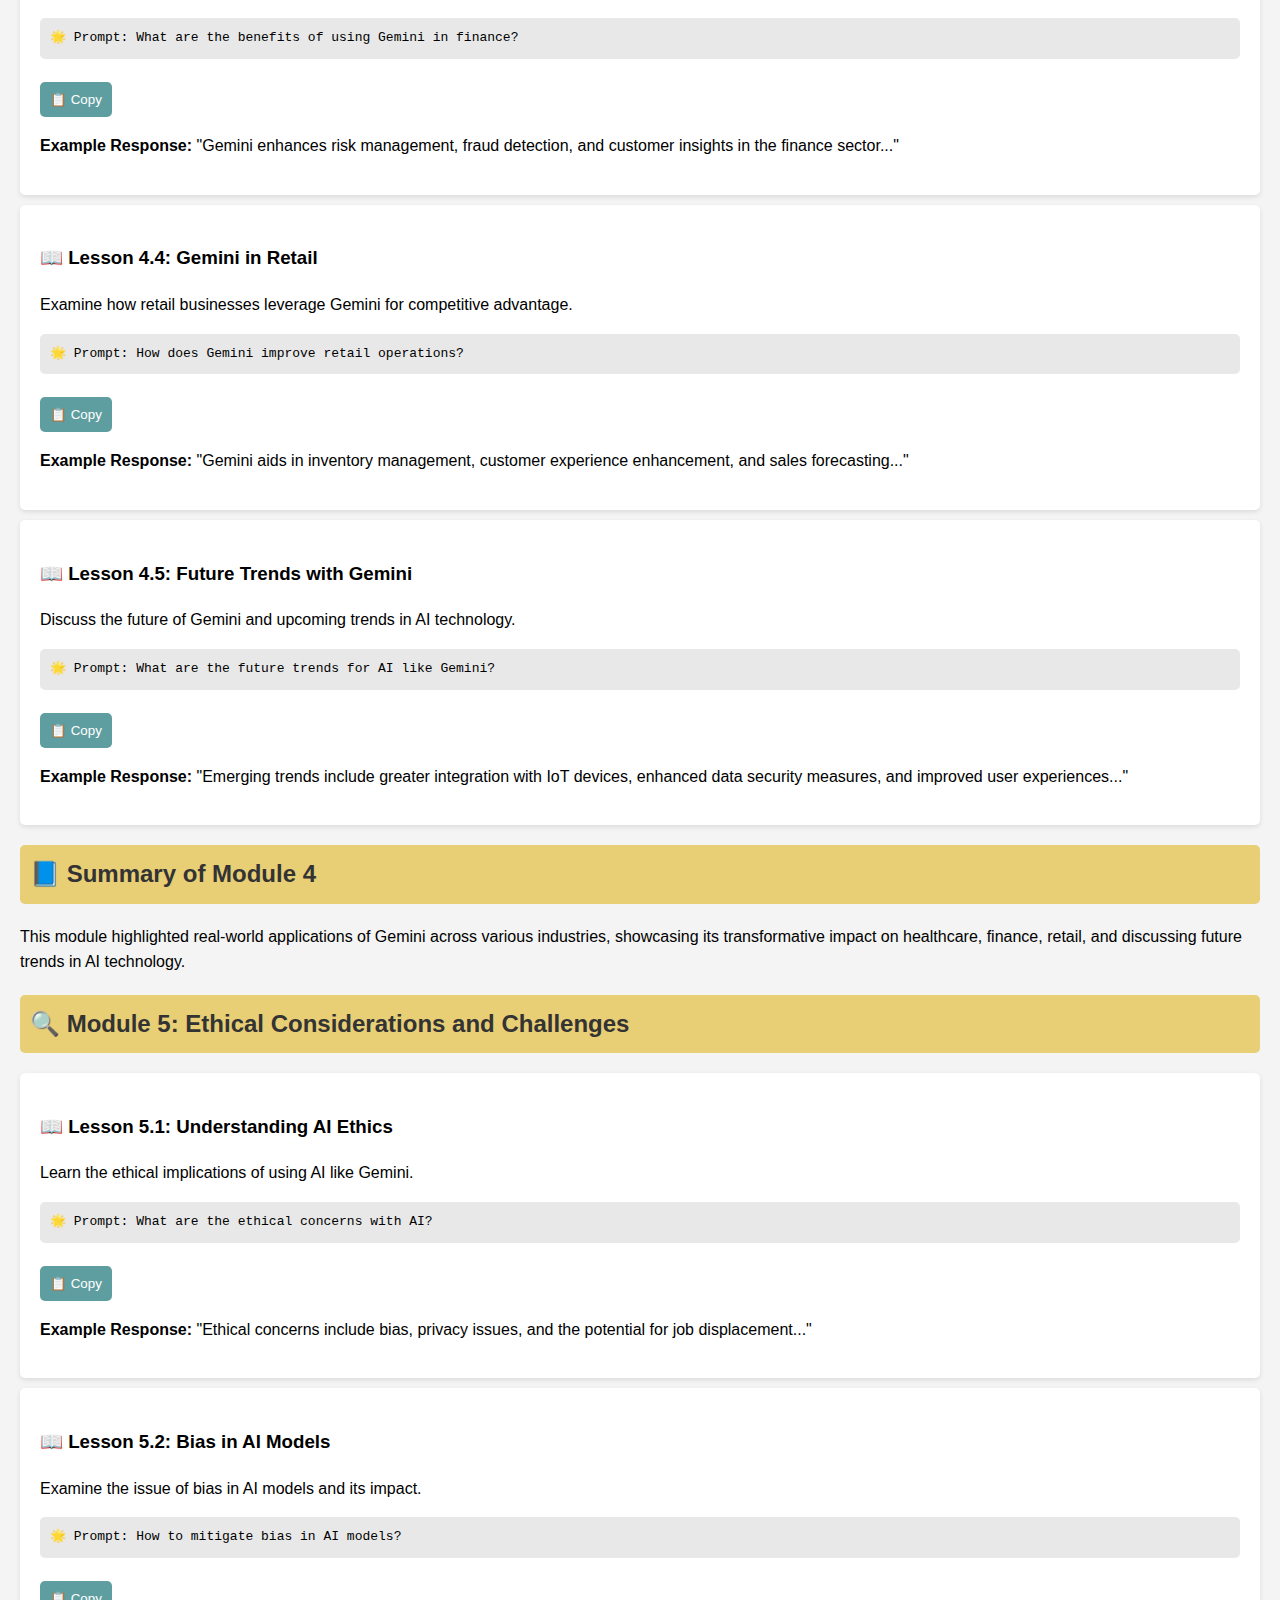
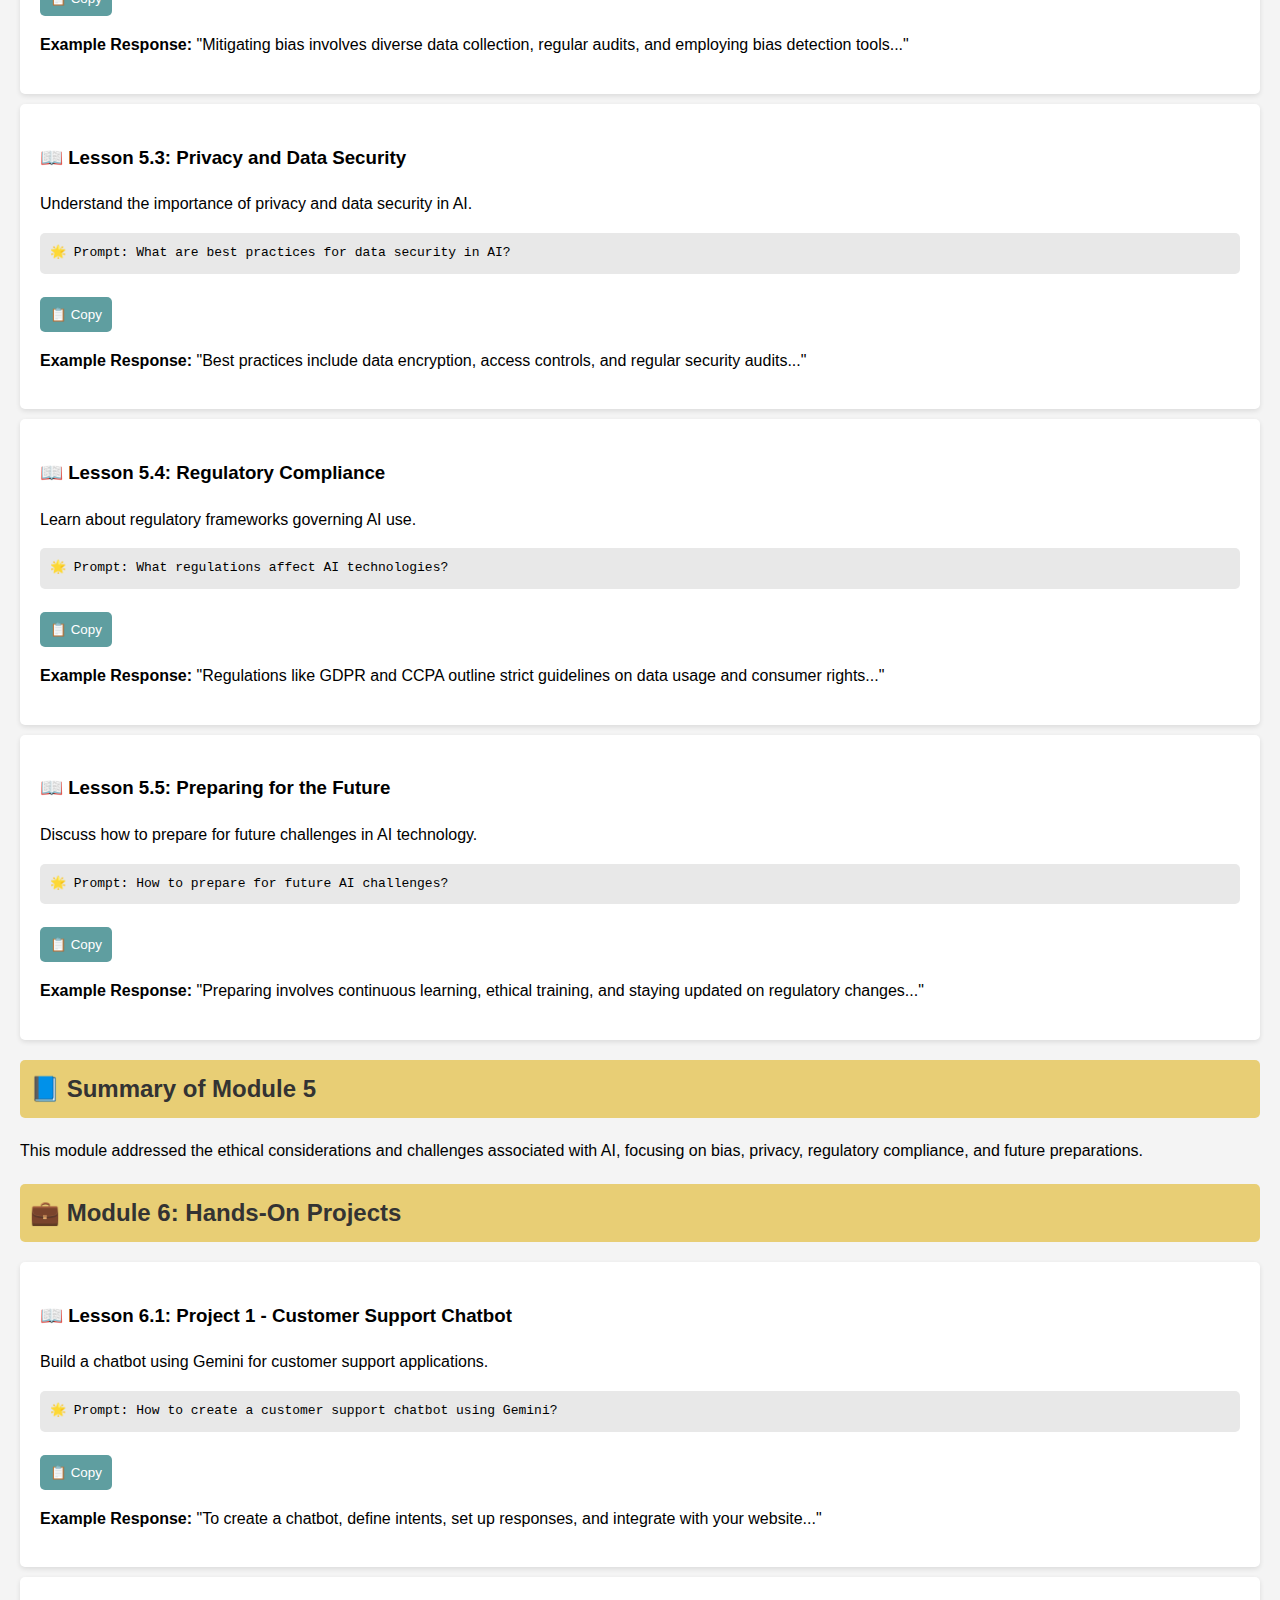
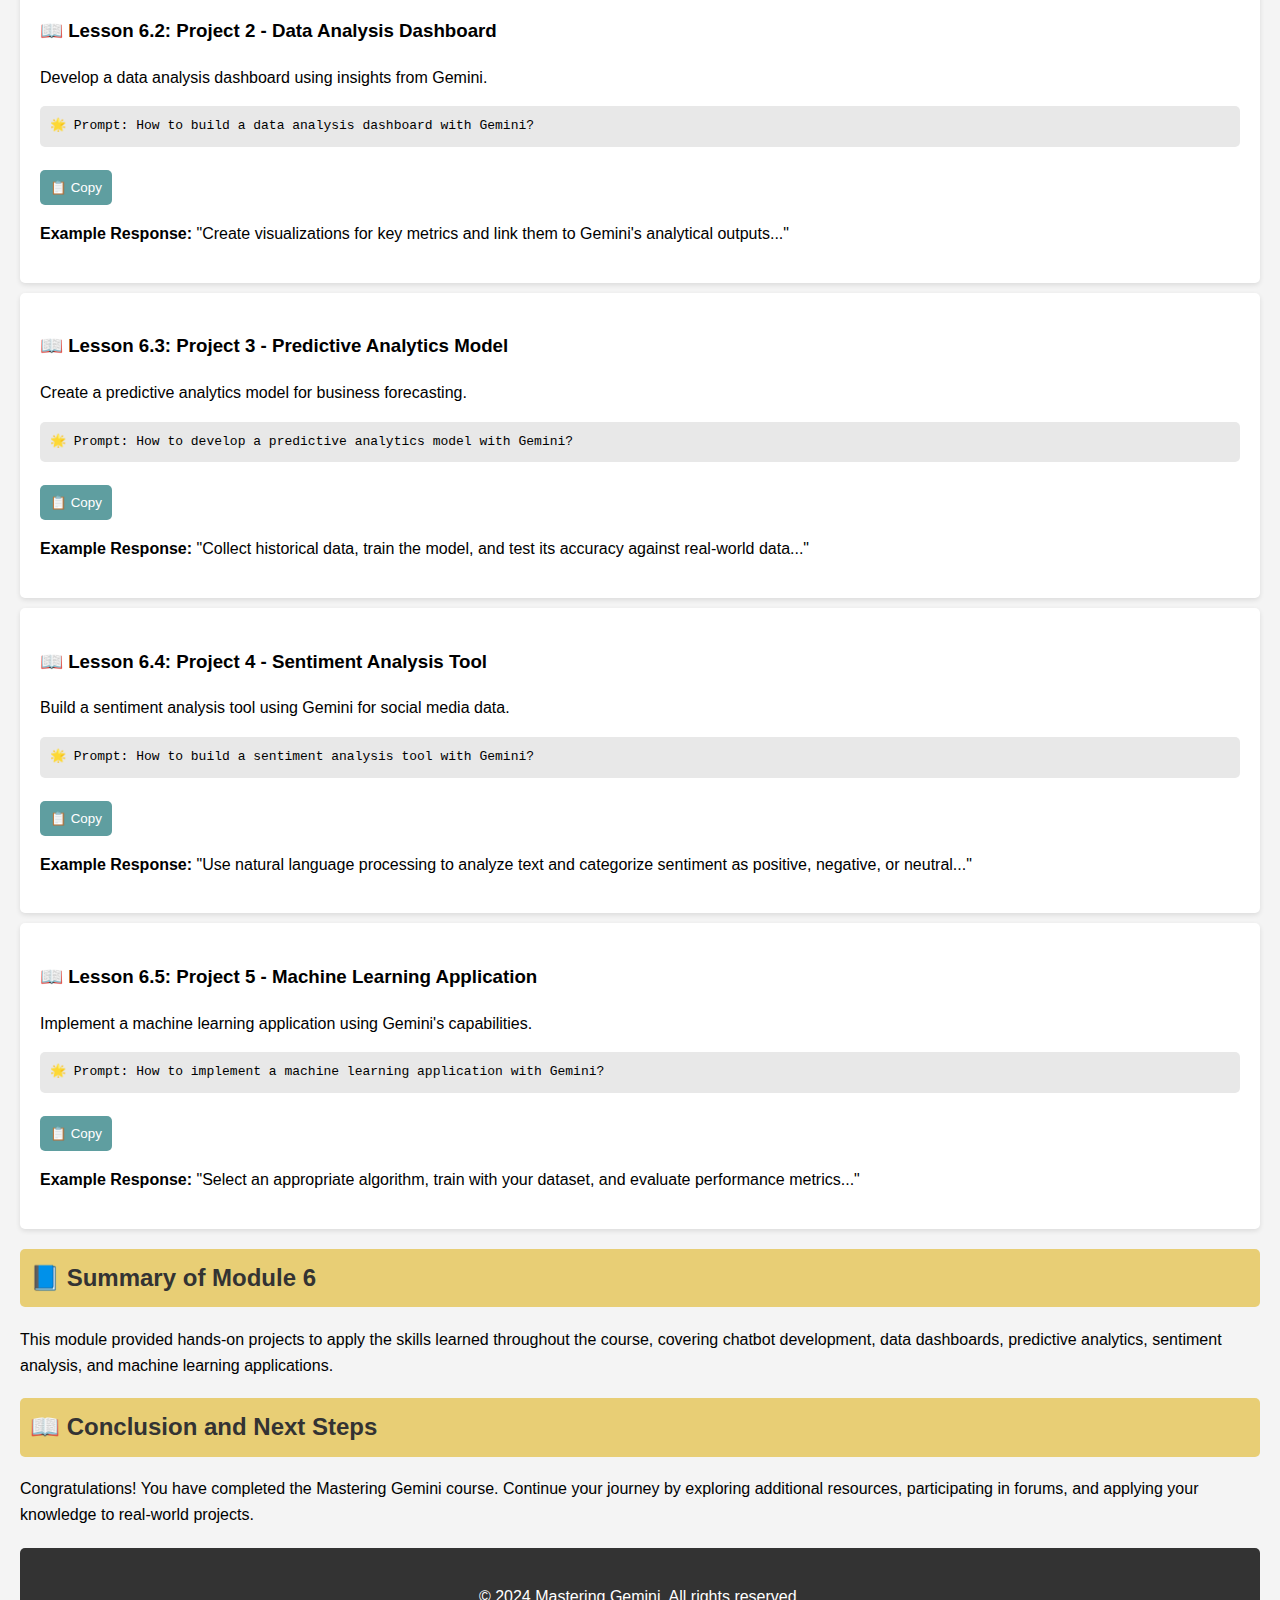
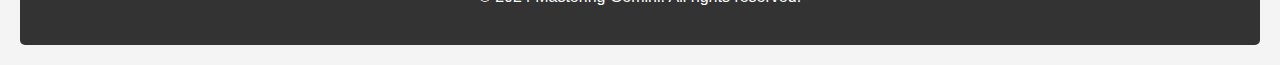
<file: CHAT-GPT/Gemini.html>
<!DOCTYPE html>
<html lang="en">
<head>
    <meta charset="UTF-8">
    <meta name="viewport" content="width=device-width, initial-scale=1.0">
    <title>🎓 Mastering Gemini - Complete Guide</title>
    <style>
        body {
            font-family: Arial, sans-serif;
            line-height: 1.6;
            background-color: #f4f4f4;
            margin: 0;
            padding: 20px;
        }

        header {
            background: linear-gradient(45deg, #5f9ea0, #ff6347, #1e90ff, #32cd32);
            background-size: 400% 400%;
            animation: gradientAnimation 10s ease infinite;
            color: #fff;
            padding: 20px;
            text-align: center;
            border-radius: 5px;
            text-shadow: 2px 2px 10px rgba(0, 0, 0, 0.5), 0 0 15px rgba(255, 255, 255, 0.37);
        }

        @keyframes gradientAnimation {
            0% {
                background-position: 0% 50%;
            }
            50% {
                background-position: 100% 50%;
            }
            100% {
                background-position: 0% 50%;
            }
        }

        section {
            margin: 20px 0;
        }

        h2 {
            color: #333;
            background-color: #e8ce75;
            padding: 10px;
            border-radius: 5px;
        }

        article {
            background: #fff;
            padding: 20px;
            margin: 10px 0;
            border-radius: 5px;
            box-shadow: 0 2px 5px rgba(0,0,0,0.1);
        }

        pre {
            background: #e8e8e8;
            padding: 10px;
            border-radius: 5px;
            overflow-x: auto;
        }

        button {
            background-color: #5f9ea0;
            color: #fff;
            padding: 10px;
            border: none;
            border-radius: 5px;
            cursor: pointer;
            margin-top: 10px;
        }

        button:hover {
            background-color: #468487;
        }

        footer {
            text-align: center;
            padding: 20px;
            background-color: #333;
            color: #fff;
            border-radius: 5px;
        }
    </style>
</head>
<body>
    <header>
        <h1>
            <svg xmlns="http://www.w3.org/2000/svg" width="50" height="50" viewBox="0 0 512 512"><path fill="#c7c5cc" d="M256 0c-20.626 0-37.5 16.874-37.5 37.5S235.374 75 256 75s37.5-16.874 37.5-37.5S276.626 0 256 0z"/><path fill="#adacb2" d="M397.688 56.23c-9.38-9.38-24.609-9.38-34.985 0-9.375 9.375-9.375 24.605 0 34.985 9.375 9.38 24.605 9.38 34.985 0 9.375-9.38 9.375-24.605 0-34.985zM114.297 56.23c-9.375-9.375-24.605-9.375-34.985 0-9.38 9.38-9.38 24.609 0 34.985 9.38 9.375 24.605 9.375 34.985 0 9.375-9.375 9.375-24.605 0-34.985zM256 117.5c-20.626 0-37.5 16.874-37.5 37.5s16.874 37.5 37.5 37.5 37.5-16.874 37.5-37.5S276.626 117.5 256 117.5zM385.047 147.547c-9.375-9.375-24.605-9.375-34.985 0-9.375 9.38-9.375 24.605 0 34.985 9.375 9.38 24.605 9.38 34.985 0 9.375-9.38 9.375-24.605 0-34.985zM128.953 147.547c-9.375-9.375-24.605-9.375-34.985 0-9.38 9.38-9.38 24.605 0 34.985 9.375 9.38 24.605 9.38 34.985 0 9.375-9.38 9.375-24.605 0-34.985zM256 272.5c-20.626 0-37.5 16.874-37.5 37.5s16.874 37.5 37.5 37.5 37.5-16.874 37.5-37.5S276.626 272.5 256 272.5z"/></svg>
            Mastering Gemini - A Complete Guide
        </h1>
    </header>

    <section>
        <h2>📚 Module 1: Introduction to Gemini</h2>
        <article>
            <h3>📖 Lesson 1.1: What is Gemini?</h3>
            <p>Understand what Gemini is and how it functions.</p>
            <pre><code>🌟 Prompt: What is Gemini AI?</code></pre>
            <button onclick="copyText('What is Gemini AI?', event)">📋 Copy</button>
            <p><strong>Example Response:</strong> "Gemini AI is an advanced artificial intelligence system that leverages..."</p>
        </article>
        <article>
            <h3>📖 Lesson 1.2: Why Use Gemini?</h3>
            <p>Learn the benefits and unique features of Gemini.</p>
            <pre><code>🌟 Prompt: How can Gemini enhance productivity?</code></pre>
            <button onclick="copyText('How can Gemini enhance productivity?', event)">📋 Copy</button>
            <p><strong>Example Response:</strong> "Gemini can automate repetitive tasks, streamline workflows, and improve..."</p>
        </article>
        <article>
            <h3>📖 Lesson 1.3: Key Concepts and Terminology</h3>
            <p>Familiarize yourself with essential terms and concepts used in Gemini.</p>
            <pre><code>🌟 Prompt: Explain the significance of context in AI.</code></pre>
            <button onclick="copyText('Explain the significance of context in AI.', event)">📋 Copy</button>
            <p><strong>Example Response:</strong> "Context helps AI systems understand user intentions and provide relevant responses..."</p>
        </article>
        <article>
            <h3>📖 Lesson 1.4: Overview of Gemini's Architecture</h3>
            <p>Learn about the underlying architecture of Gemini and how it processes data.</p>
            <pre><code>🌟 Prompt: Describe the architecture of Gemini AI.</code></pre>
            <button onclick="copyText('Describe the architecture of Gemini AI.', event)">📋 Copy</button>
            <p><strong>Example Response:</strong> "Gemini consists of multiple layers including input processing, decision-making, and output generation..."</p>
        </article>
        <article>
            <h3>📖 Lesson 1.5: Getting Started with Gemini</h3>
            <p>Set up your environment and start your first interaction with Gemini.</p>
            <pre><code>🌟 Prompt: How to set up Gemini for first use?</code></pre>
            <button onclick="copyText('How to set up Gemini for first use?', event)">📋 Copy</button>
            <p><strong>Example Response:</strong> "To set up Gemini, install the necessary software and follow the configuration steps..."</p>
        </article>
        <h2>📘 Summary of Module 1</h2>
        <p>This module introduced Gemini, covering its definition, benefits, key concepts, architecture, and initial setup steps to help users get started.</p>
    </section>

    <section>
        <h2>🔧 Module 2: Getting Started with Gemini</h2>
        <article>
            <h3>📖 Lesson 2.1: Basic Usage</h3>
            <p>Learn the basics of interacting with Gemini.</p>
            <pre><code>🌟 Prompt: Explain the benefits of using Gemini in business.</code></pre>
            <button onclick="copyText('Explain the benefits of using Gemini in business.', event)">📋 Copy</button>
            <p><strong>Example Response:</strong> "Using Gemini in business can enhance decision-making, improve efficiency, and foster innovation..."</p>
        </article>
        <article>
            <h3>📖 Lesson 2.2: Advanced Features</h3>
            <p>Explore advanced features and functionalities of Gemini.</p>
            <pre><code>🌟 Prompt: What advanced features does Gemini offer?</code></pre>
            <button onclick="copyText('What advanced features does Gemini offer?', event)">📋 Copy</button>
            <p><strong>Example Response:</strong> "Gemini offers features like predictive analytics, natural language processing, and real-time data integration..."</p>
        </article>
        <article>
            <h3>📖 Lesson 2.3: Customization Options</h3>
            <p>Learn how to customize Gemini to fit your specific needs.</p>
            <pre><code>🌟 Prompt: How can I customize Gemini for my organization?</code></pre>
            <button onclick="copyText('How can I customize Gemini for my organization?', event)">📋 Copy</button>
            <p><strong>Example Response:</strong> "Customization can be done through various settings and integrations to suit your organization's workflows..."</p>
        </article>
        <article>
            <h3>📖 Lesson 2.4: Troubleshooting Common Issues</h3>
            <p>Identify and resolve common issues encountered while using Gemini.</p>
            <pre><code>🌟 Prompt: What are common issues with Gemini and how to fix them?</code></pre>
            <button onclick="copyText('What are common issues with Gemini and how to fix them?', event)">📋 Copy</button>
            <p><strong>Example Response:</strong> "Common issues include connectivity problems, which can often be resolved by checking network settings..."</p>
        </article>
        <article>
            <h3>📖 Lesson 2.5: Best Practices for Using Gemini</h3>
            <p>Discover best practices to maximize the efficiency of Gemini.</p>
            <pre><code>🌟 Prompt: What are the best practices for using Gemini effectively?</code></pre>
            <button onclick="copyText('What are the best practices for using Gemini effectively?', event)">📋 Copy</button>
            <p><strong>Example Response:</strong> "Best practices include regular updates, user training, and continuous monitoring of performance..."</p>
        </article>
        <h2>📘 Summary of Module 2</h2>
        <p>This module focused on practical usage of Gemini, discussing basic and advanced features, customization options, troubleshooting, and best practices for effective use.</p>
    </section>

    <section>
        <h2>🚀 Module 3: Advanced Techniques in Gemini</h2>
        <article>
            <h3>📖 Lesson 3.1: Integrating Gemini with Other Tools</h3>
            <p>Learn how to integrate Gemini with other tools and software.</p>
            <pre><code>🌟 Prompt: How to integrate Gemini with CRM systems?</code></pre>
            <button onclick="copyText('How to integrate Gemini with CRM systems?', event)">📋 Copy</button>
            <p><strong>Example Response:</strong> "Integration can be achieved using APIs that allow data exchange between Gemini and CRM systems..."</p>
        </article>
        <article>
            <h3>📖 Lesson 3.2: Data Analysis and Visualization</h3>
            <p>Understand how to analyze data within Gemini and visualize results.</p>
            <pre><code>🌟 Prompt: What tools can be used for data visualization in Gemini?</code></pre>
            <button onclick="copyText('What tools can be used for data visualization in Gemini?', event)">📋 Copy</button>
            <p><strong>Example Response:</strong> "Gemini supports tools like Tableau and Power BI for effective data visualization..."</p>
        </article>
        <article>
            <h3>📖 Lesson 3.3: Building Custom Models</h3>
            <p>Explore the process of building custom AI models using Gemini.</p>
            <pre><code>🌟 Prompt: How to build a custom model in Gemini?</code></pre>
            <button onclick="copyText('How to build a custom model in Gemini?', event)">📋 Copy</button>
            <p><strong>Example Response:</strong> "Building a custom model involves data collection, preprocessing, training, and validation..."</p>
        </article>
        <article>
            <h3>📖 Lesson 3.4: Implementing Machine Learning Algorithms</h3>
            <p>Dive into machine learning algorithms that can be utilized within Gemini.</p>
            <pre><code>🌟 Prompt: What machine learning algorithms are supported by Gemini?</code></pre>
            <button onclick="copyText('What machine learning algorithms are supported by Gemini?', event)">📋 Copy</button>
            <p><strong>Example Response:</strong> "Gemini supports algorithms like decision trees, neural networks, and support vector machines..."</p>
        </article>
        <article>
            <h3>📖 Lesson 3.5: Monitoring and Evaluating Performance</h3>
            <p>Learn how to monitor and evaluate the performance of Gemini.</p>
            <pre><code>🌟 Prompt: How to monitor Gemini's performance?</code></pre>
            <button onclick="copyText('How to monitor Gemini\'s performance?', event)">📋 Copy</button>
            <p><strong>Example Response:</strong> "Performance can be monitored through dashboards and logging mechanisms to track key metrics..."</p>
        </article>
        <h2>📘 Summary of Module 3</h2>
        <p>This module delved into advanced techniques for using Gemini, covering integration with other tools, data analysis, custom model building, machine learning algorithms, and performance monitoring.</p>
    </section>

    <section>
        <h2>💡 Module 4: Real-World Applications of Gemini</h2>
        <article>
            <h3>📖 Lesson 4.1: Case Studies of Gemini in Action</h3>
            <p>Explore various case studies showcasing Gemini's applications.</p>
            <pre><code>🌟 Prompt: Provide examples of businesses using Gemini.</code></pre>
            <button onclick="copyText('Provide examples of businesses using Gemini.', event)">📋 Copy</button>
            <p><strong>Example Response:</strong> "Companies like XYZ Corp have successfully implemented Gemini to enhance customer service..."</p>
        </article>
        <article>
            <h3>📖 Lesson 4.2: Gemini in Healthcare</h3>
            <p>Understand how Gemini is transforming the healthcare industry.</p>
            <pre><code>🌟 Prompt: How is Gemini applied in healthcare?</code></pre>
            <button onclick="copyText('How is Gemini applied in healthcare?', event)">📋 Copy</button>
            <p><strong>Example Response:</strong> "Gemini assists in patient data management, predictive analytics, and improving treatment outcomes..."</p>
        </article>
        <article>
            <h3>📖 Lesson 4.3: Gemini in Finance</h3>
            <p>Learn about Gemini's impact on financial services and analysis.</p>
            <pre><code>🌟 Prompt: What are the benefits of using Gemini in finance?</code></pre>
            <button onclick="copyText('What are the benefits of using Gemini in finance?', event)">📋 Copy</button>
            <p><strong>Example Response:</strong> "Gemini enhances risk management, fraud detection, and customer insights in the finance sector..."</p>
        </article>
        <article>
            <h3>📖 Lesson 4.4: Gemini in Retail</h3>
            <p>Examine how retail businesses leverage Gemini for competitive advantage.</p>
            <pre><code>🌟 Prompt: How does Gemini improve retail operations?</code></pre>
            <button onclick="copyText('How does Gemini improve retail operations?', event)">📋 Copy</button>
            <p><strong>Example Response:</strong> "Gemini aids in inventory management, customer experience enhancement, and sales forecasting..."</p>
        </article>
        <article>
            <h3>📖 Lesson 4.5: Future Trends with Gemini</h3>
            <p>Discuss the future of Gemini and upcoming trends in AI technology.</p>
            <pre><code>🌟 Prompt: What are the future trends for AI like Gemini?</code></pre>
            <button onclick="copyText('What are the future trends for AI like Gemini?', event)">📋 Copy</button>
            <p><strong>Example Response:</strong> "Emerging trends include greater integration with IoT devices, enhanced data security measures, and improved user experiences..."</p>
        </article>
        <h2>📘 Summary of Module 4</h2>
        <p>This module highlighted real-world applications of Gemini across various industries, showcasing its transformative impact on healthcare, finance, retail, and discussing future trends in AI technology.</p>
    </section>

    <section>
        <h2>🔍 Module 5: Ethical Considerations and Challenges</h2>
        <article>
            <h3>📖 Lesson 5.1: Understanding AI Ethics</h3>
            <p>Learn the ethical implications of using AI like Gemini.</p>
            <pre><code>🌟 Prompt: What are the ethical concerns with AI?</code></pre>
            <button onclick="copyText('What are the ethical concerns with AI?', event)">📋 Copy</button>
            <p><strong>Example Response:</strong> "Ethical concerns include bias, privacy issues, and the potential for job displacement..."</p>
        </article>
        <article>
            <h3>📖 Lesson 5.2: Bias in AI Models</h3>
            <p>Examine the issue of bias in AI models and its impact.</p>
            <pre><code>🌟 Prompt: How to mitigate bias in AI models?</code></pre>
            <button onclick="copyText('How to mitigate bias in AI models?', event)">📋 Copy</button>
            <p><strong>Example Response:</strong> "Mitigating bias involves diverse data collection, regular audits, and employing bias detection tools..."</p>
        </article>
        <article>
            <h3>📖 Lesson 5.3: Privacy and Data Security</h3>
            <p>Understand the importance of privacy and data security in AI.</p>
            <pre><code>🌟 Prompt: What are best practices for data security in AI?</code></pre>
            <button onclick="copyText('What are best practices for data security in AI?', event)">📋 Copy</button>
            <p><strong>Example Response:</strong> "Best practices include data encryption, access controls, and regular security audits..."</p>
        </article>
        <article>
            <h3>📖 Lesson 5.4: Regulatory Compliance</h3>
            <p>Learn about regulatory frameworks governing AI use.</p>
            <pre><code>🌟 Prompt: What regulations affect AI technologies?</code></pre>
            <button onclick="copyText('What regulations affect AI technologies?', event)">📋 Copy</button>
            <p><strong>Example Response:</strong> "Regulations like GDPR and CCPA outline strict guidelines on data usage and consumer rights..."</p>
        </article>
        <article>
            <h3>📖 Lesson 5.5: Preparing for the Future</h3>
            <p>Discuss how to prepare for future challenges in AI technology.</p>
            <pre><code>🌟 Prompt: How to prepare for future AI challenges?</code></pre>
            <button onclick="copyText('How to prepare for future AI challenges?', event)">📋 Copy</button>
            <p><strong>Example Response:</strong> "Preparing involves continuous learning, ethical training, and staying updated on regulatory changes..."</p>
        </article>
        <h2>📘 Summary of Module 5</h2>
        <p>This module addressed the ethical considerations and challenges associated with AI, focusing on bias, privacy, regulatory compliance, and future preparations.</p>
    </section>

    <section>
        <h2>💼 Module 6: Hands-On Projects</h2>
        <article>
            <h3>📖 Lesson 6.1: Project 1 - Customer Support Chatbot</h3>
            <p>Build a chatbot using Gemini for customer support applications.</p>
            <pre><code>🌟 Prompt: How to create a customer support chatbot using Gemini?</code></pre>
            <button onclick="copyText('How to create a customer support chatbot using Gemini?', event)">📋 Copy</button>
            <p><strong>Example Response:</strong> "To create a chatbot, define intents, set up responses, and integrate with your website..."</p>
        </article>
        <article>
            <h3>📖 Lesson 6.2: Project 2 - Data Analysis Dashboard</h3>
            <p>Develop a data analysis dashboard using insights from Gemini.</p>
            <pre><code>🌟 Prompt: How to build a data analysis dashboard with Gemini?</code></pre>
            <button onclick="copyText('How to build a data analysis dashboard with Gemini?', event)">📋 Copy</button>
            <p><strong>Example Response:</strong> "Create visualizations for key metrics and link them to Gemini's analytical outputs..."</p>
        </article>
        <article>
            <h3>📖 Lesson 6.3: Project 3 - Predictive Analytics Model</h3>
            <p>Create a predictive analytics model for business forecasting.</p>
            <pre><code>🌟 Prompt: How to develop a predictive analytics model with Gemini?</code></pre>
            <button onclick="copyText('How to develop a predictive analytics model with Gemini?', event)">📋 Copy</button>
            <p><strong>Example Response:</strong> "Collect historical data, train the model, and test its accuracy against real-world data..."</p>
        </article>
        <article>
            <h3>📖 Lesson 6.4: Project 4 - Sentiment Analysis Tool</h3>
            <p>Build a sentiment analysis tool using Gemini for social media data.</p>
            <pre><code>🌟 Prompt: How to build a sentiment analysis tool with Gemini?</code></pre>
            <button onclick="copyText('How to build a sentiment analysis tool with Gemini?', event)">📋 Copy</button>
            <p><strong>Example Response:</strong> "Use natural language processing to analyze text and categorize sentiment as positive, negative, or neutral..."</p>
        </article>
        <article>
            <h3>📖 Lesson 6.5: Project 5 - Machine Learning Application</h3>
            <p>Implement a machine learning application using Gemini's capabilities.</p>
            <pre><code>🌟 Prompt: How to implement a machine learning application with Gemini?</code></pre>
            <button onclick="copyText('How to implement a machine learning application with Gemini?', event)">📋 Copy</button>
            <p><strong>Example Response:</strong> "Select an appropriate algorithm, train with your dataset, and evaluate performance metrics..."</p>
        </article>
        <h2>📘 Summary of Module 6</h2>
        <p>This module provided hands-on projects to apply the skills learned throughout the course, covering chatbot development, data dashboards, predictive analytics, sentiment analysis, and machine learning applications.</p>
    </section>

    <section>
        <h2>📖 Conclusion and Next Steps</h2>
        <p>Congratulations! You have completed the Mastering Gemini course. Continue your journey by exploring additional resources, participating in forums, and applying your knowledge to real-world projects.</p>
    </section>

    <footer>
        <p>&copy; 2024 Mastering Gemini. All rights reserved.</p>
    </footer>
    
    <script>
        function copyText(text, event) {
            navigator.clipboard.writeText(text).then(function() {
                var button = event.target;  // Clicked button ko get karo
                button.innerText = 'Copied!';  // Button ka text "Copied!" me badlo
                setTimeout(function() {
                    button.innerText = '📋 Copy';  // 1 second baad wapas "📋 Copy" text dikhao
                }, 1000);
            }, function(err) {
                console.error('Text copy nahi ho paya: ', err);
            });
        }
        </script>
</body>
</html>
</file>
